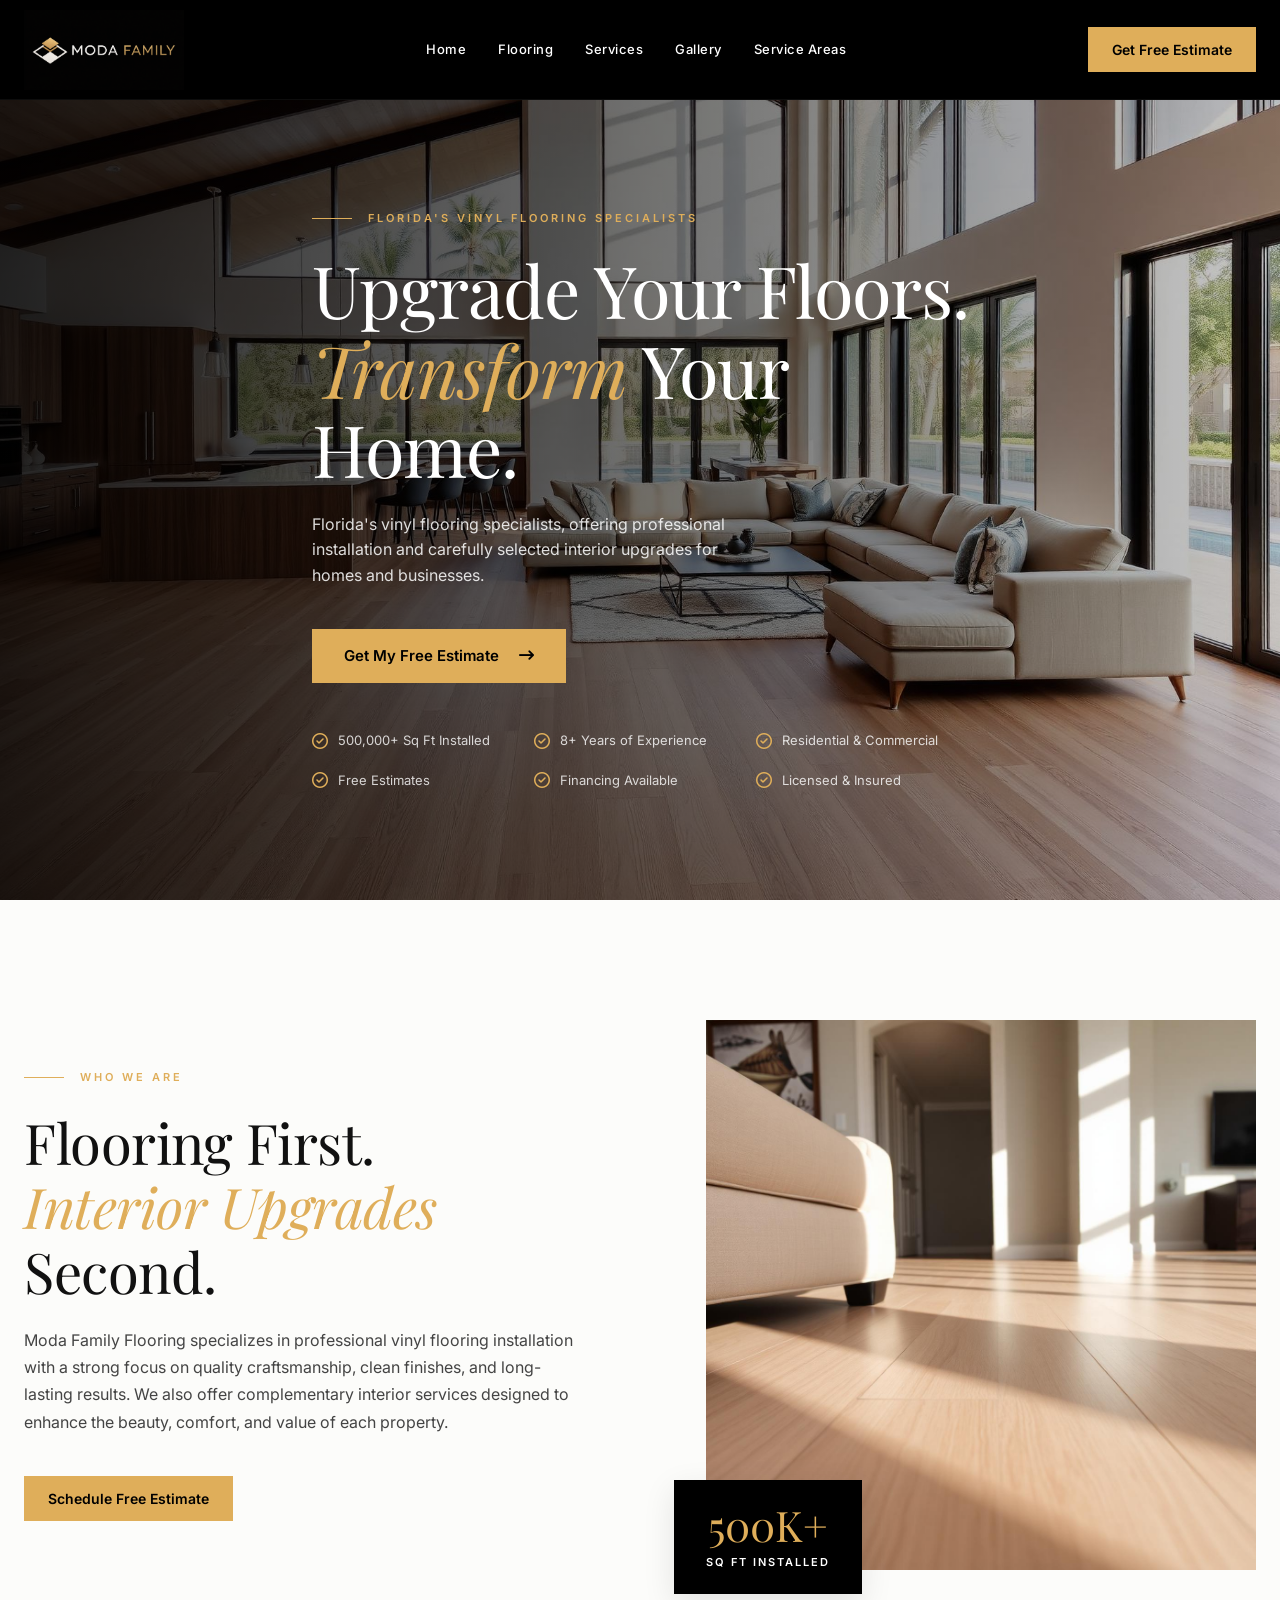
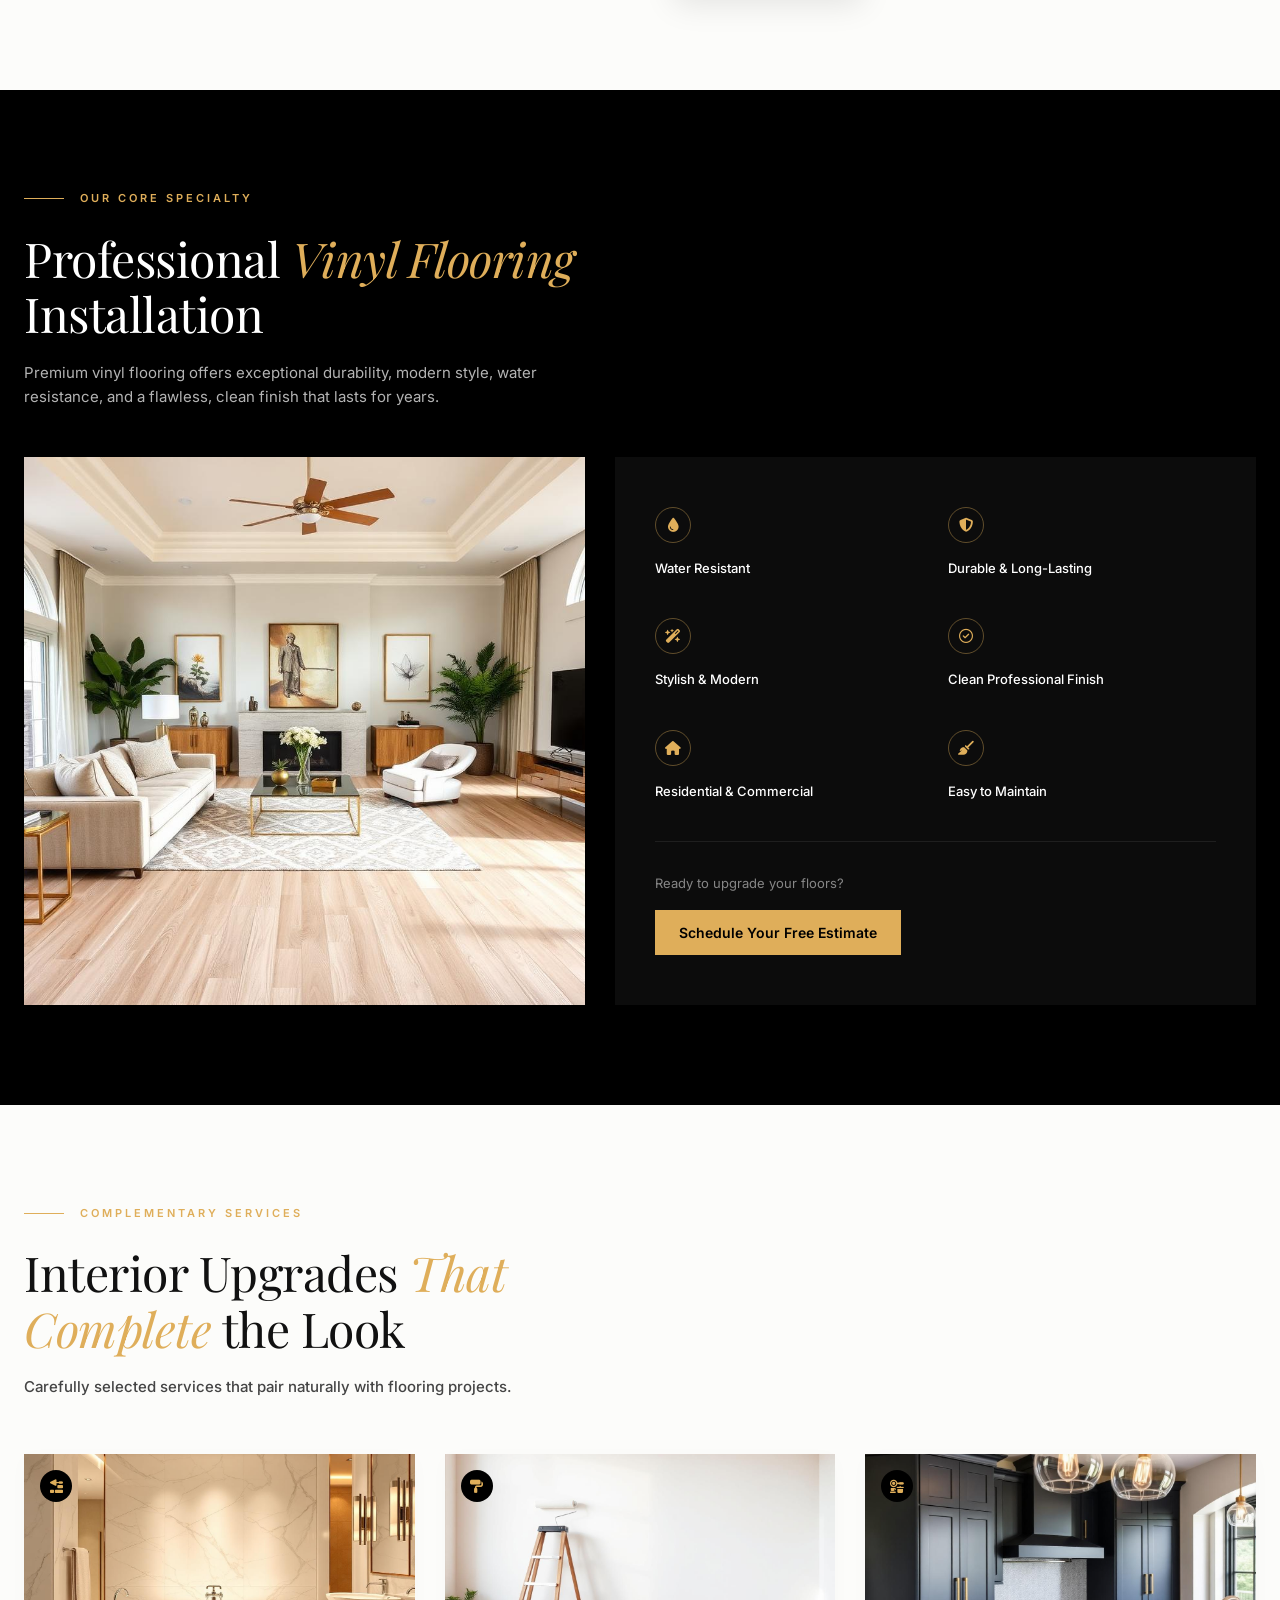
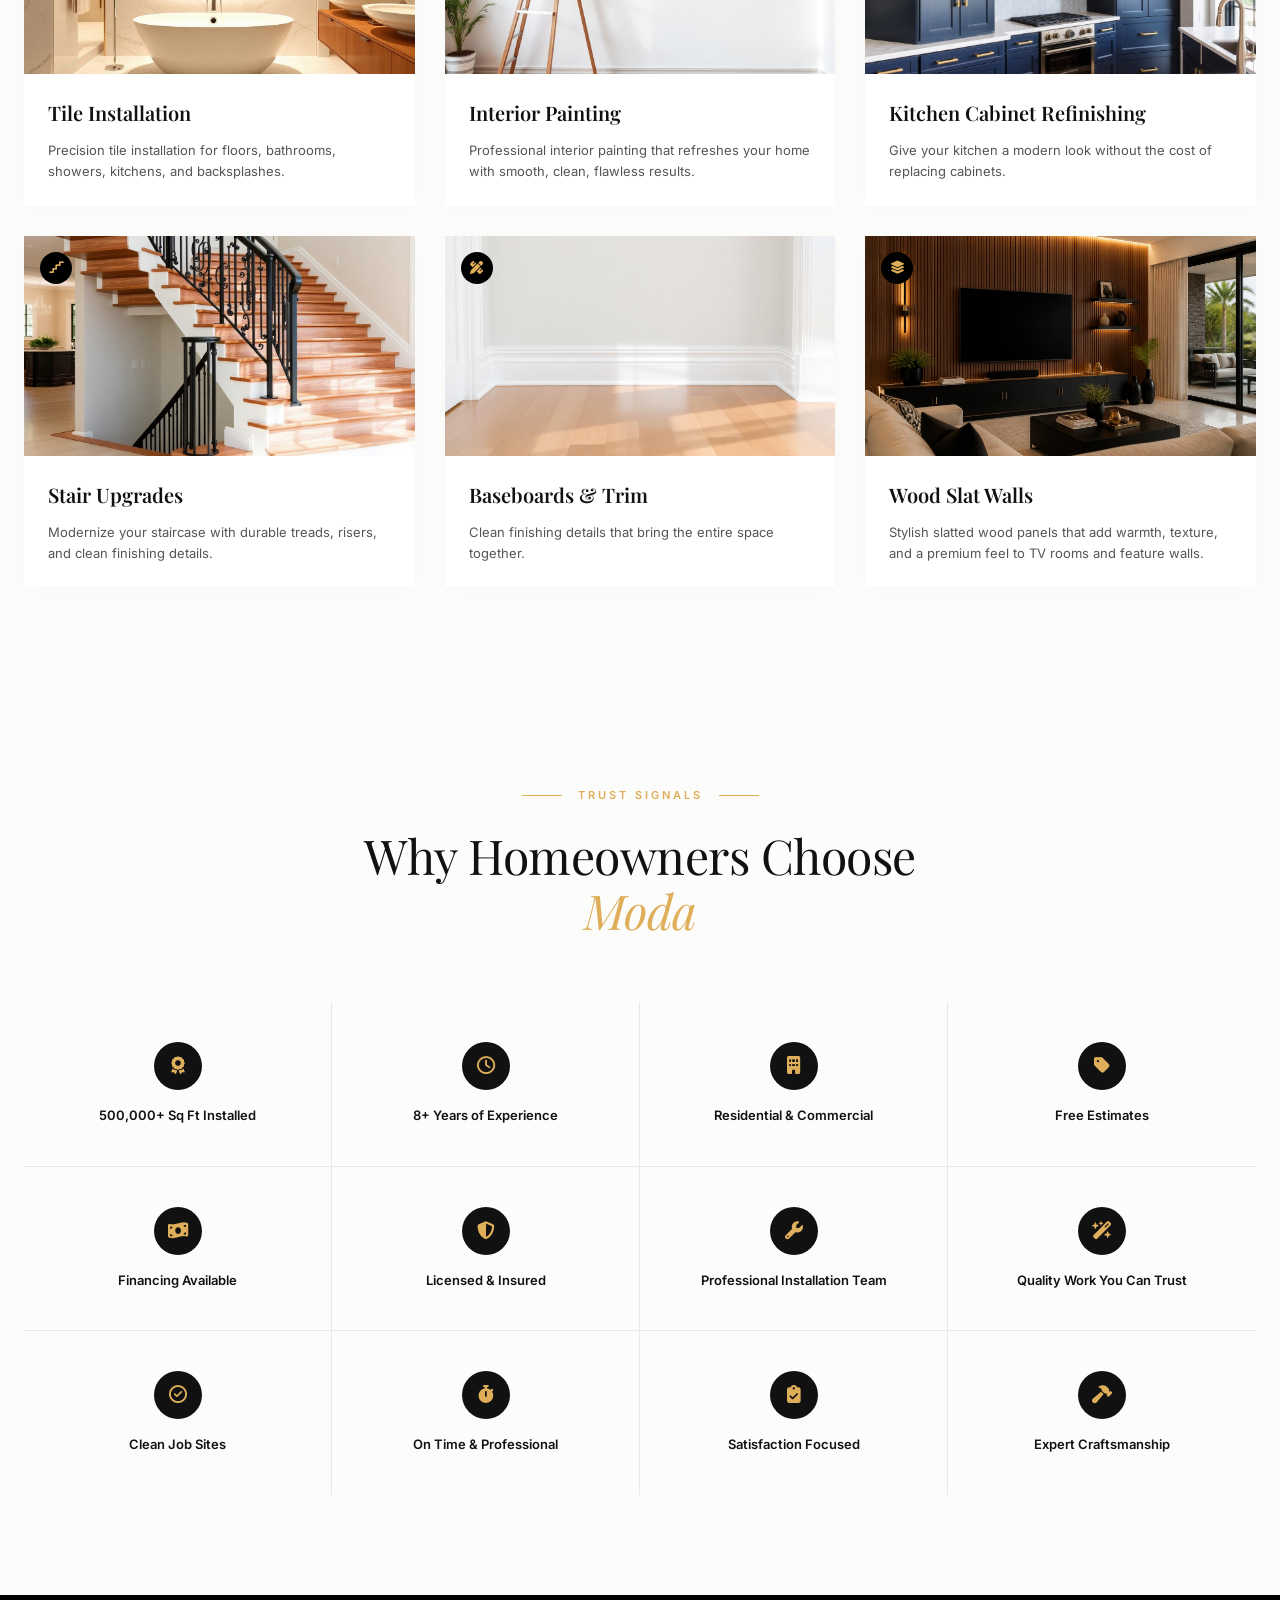
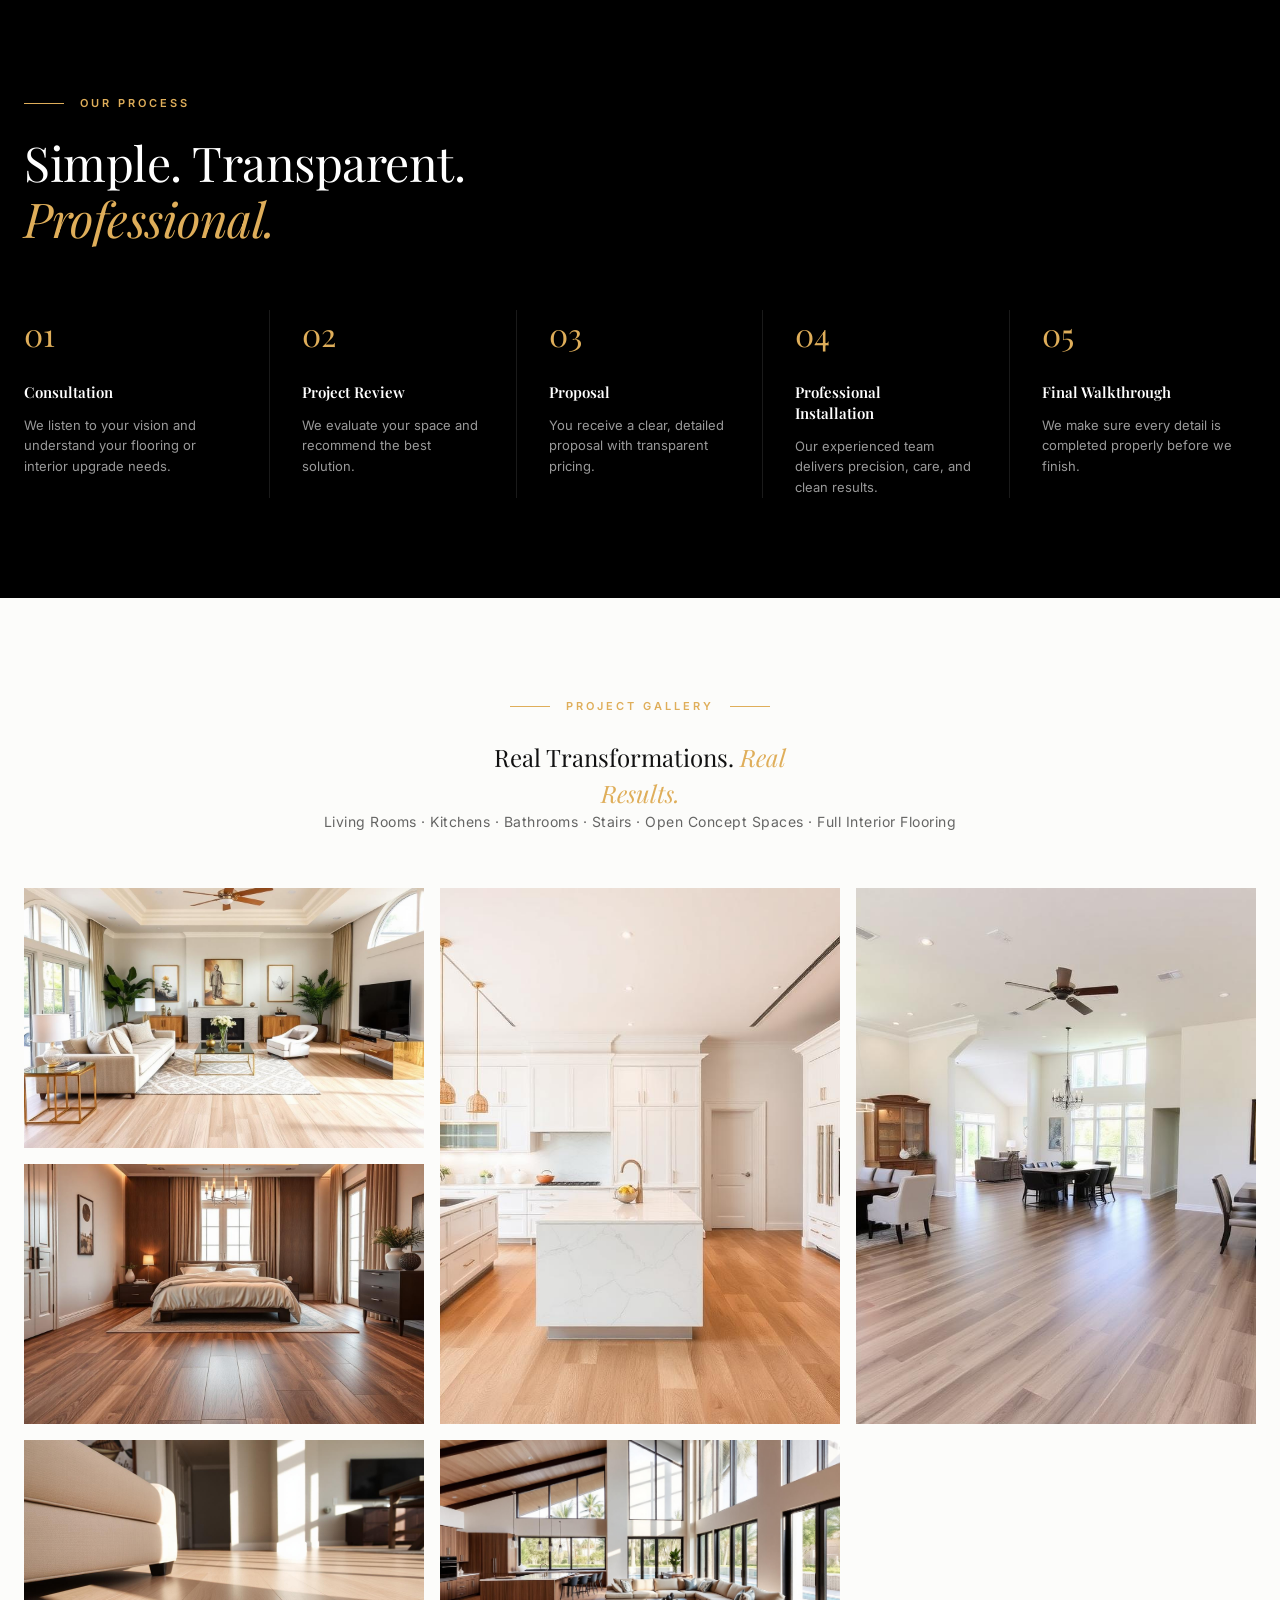
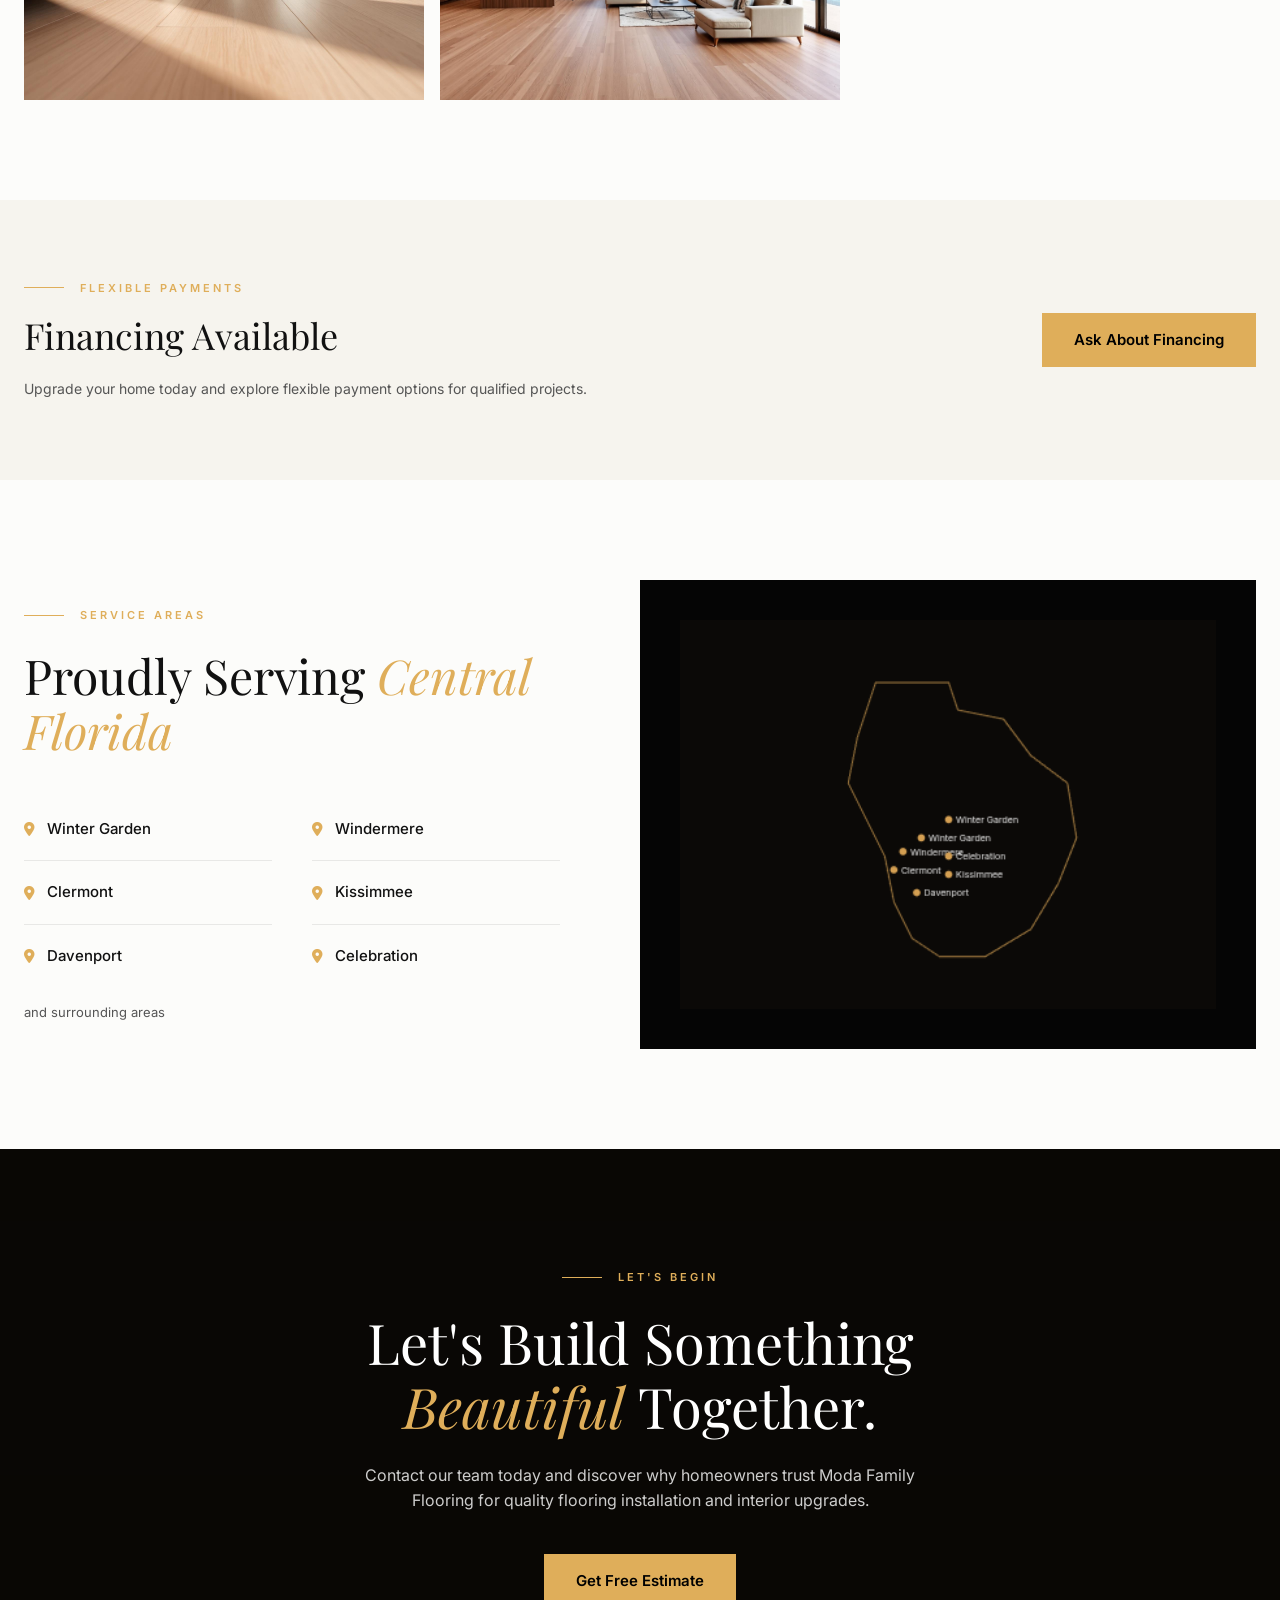
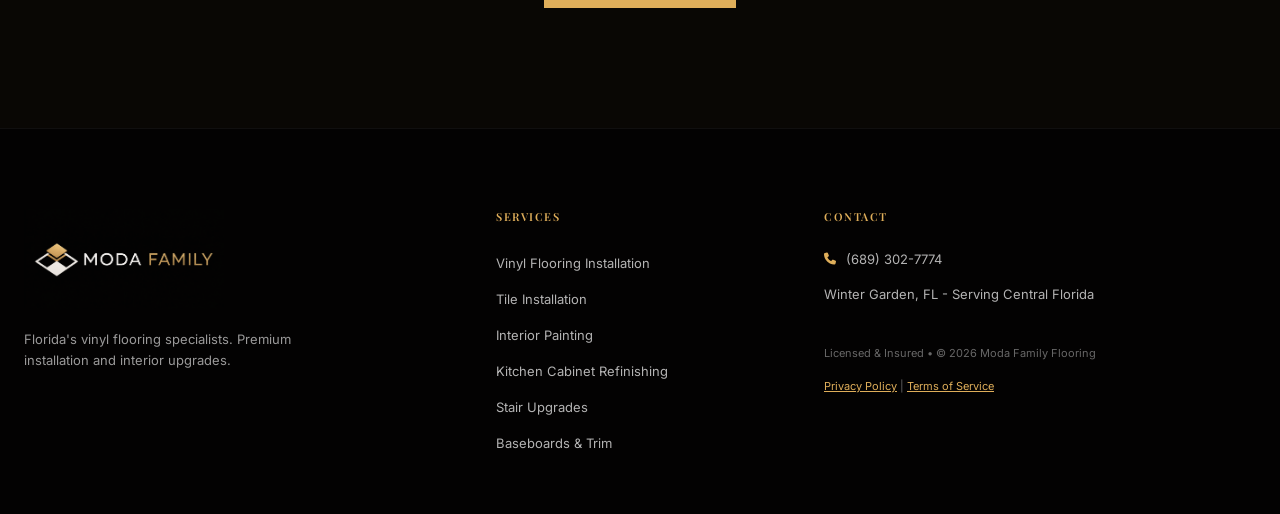
<file: index.html>
<!DOCTYPE html>
<html lang="en">
<head>
    <meta charset="UTF-8">
    <meta name="viewport" content="width=device-width, initial-scale=1.0">
    <title>Moda Family - Flooring Specialists</title>
    
    <!-- Google Fonts -->
    <link rel="preconnect" href="https://fonts.googleapis.com">
    <link rel="preconnect" href="https://fonts.gstatic.com" crossorigin>
    <link href="https://fonts.googleapis.com/css2?family=Inter:wght@300;400;500;600;700&family=Playfair+Display:ital,wght@0,400;0,500;0,600;0,700;1,400;1,500;1,600;1,700&display=swap" rel="stylesheet">
    
    <!-- FontAwesome -->
    <link rel="stylesheet" href="https://cdnjs.cloudflare.com/ajax/libs/font-awesome/6.4.0/css/all.min.css">
    
    <link rel="stylesheet" href="style.css">
</head>
<body>
    <header class="navbar">
        <div class="container navbar-container">
            <a href="#" class="logo">
                <img src="img/moda-logo.png" alt="Moda Family" style="height: 80px; width: auto;">
            </a>
            
            <nav class="nav-links">
                <a href="#home">Home</a>
                <a href="#flooring">Flooring</a>
                <a href="#services">Services</a>
                <a href="#gallery">Gallery</a>
                <a href="#service-areas">Service Areas</a>
            </nav>
            
            <div class="nav-cta">
                <a href="estimate.html" class="btn btn-primary">Get Free Estimate</a>
            </div>
            
            <button class="mobile-menu-btn" aria-label="Toggle Menu">
                <i class="fa-solid fa-bars"></i>
            </button>
        </div>
        
        <div class="mobile-nav">
            <a href="#home">Home</a>
            <a href="#flooring">Flooring</a>
            <a href="#services">Services</a>
            <a href="#gallery">Gallery</a>
            <a href="#service-areas">Service Areas</a>
            <a href="estimate.html" class="btn btn-primary">Get Free Estimate</a>
        </div>
    </header>

    <main>
        <section class="hero" id="home">
            <div class="hero-overlay"></div>
            <div class="container hero-container">
                <div class="hero-content">
                    <div class="subtitle">
                        <span class="line"></span>
                        <span class="subtitle-text">FLORIDA'S VINYL FLOORING SPECIALISTS</span>
                    </div>
                    
                    <h1 class="title">Upgrade Your Floors.<br><span class="highlight italic">Transform</span> Your<br>Home.</h1>
                    
                    <p class="description">
                        Florida's vinyl flooring specialists, offering professional<br class="desktop-br">
                        installation and carefully selected interior upgrades for<br class="desktop-br">
                        homes and businesses.
                    </p>
                    
                    <a href="estimate.html" class="btn btn-primary btn-large">
                        Get My Free Estimate <i class="fa-solid fa-arrow-right-long" style="margin-left: 8px;"></i>
                    </a>
                    
                    <div class="features-grid">
                        <div class="feature-item">
                            <i class="fa-regular fa-circle-check"></i>
                            <span>500,000+ Sq Ft Installed</span>
                        </div>
                        <div class="feature-item">
                            <i class="fa-regular fa-circle-check"></i>
                            <span>8+ Years of Experience</span>
                        </div>
                        <div class="feature-item">
                            <i class="fa-regular fa-circle-check"></i>
                            <span>Residential & Commercial</span>
                        </div>
                        <div class="feature-item">
                            <i class="fa-regular fa-circle-check"></i>
                            <span>Free Estimates</span>
                        </div>
                        <div class="feature-item">
                            <i class="fa-regular fa-circle-check"></i>
                            <span>Financing Available</span>
                        </div>
                        <div class="feature-item">
                            <i class="fa-regular fa-circle-check"></i>
                            <span>Licensed & Insured</span>
                        </div>
                    </div>
                </div>
            </div>
        </section>

        <section class="about-section">
            <div class="container about-container">
                <div class="about-content">
                    <div class="subtitle">
                        <span class="line"></span>
                        <span class="subtitle-text">WHO WE ARE</span>
                    </div>
                    
                    <h2 class="section-title">
                        Flooring First.<br>
                        <span class="highlight italic">Interior Upgrades</span><br>
                        Second.
                    </h2>
                    
                    <p class="about-description">
                        Moda Family Flooring specializes in professional vinyl flooring
                        installation with a strong focus on quality craftsmanship, clean
                        finishes, and long-lasting results. We also offer complementary
                        interior services designed to enhance the beauty, comfort, and
                        value of each property.
                    </p>
                    
                    <a href="estimate.html" class="btn btn-primary">Schedule Free Estimate</a>
                </div>
                
                <div class="about-image-wrapper">
                    <img src="img/vinyl-flooring-B3e0hmZ1.jpg" alt="Flooring installation" class="about-img">
                    <div class="experience-badge">
                        <span class="badge-number">500K+</span>
                        <span class="badge-text">SQ FT INSTALLED</span>
                    </div>
                </div>
            </div>
        </section>

        <section class="specialty-section" id="flooring">
            <div class="container specialty-container">
                <div class="specialty-header">
                    <div class="subtitle">
                        <span class="line"></span>
                        <span class="subtitle-text">OUR CORE SPECIALTY</span>
                    </div>
                    <h2 class="section-title text-white">
                        Professional <span class="highlight italic">Vinyl Flooring</span><br>
                        Installation
                    </h2>
                    <p class="specialty-description">
                        Premium vinyl flooring offers exceptional durability, modern style, water<br class="desktop-br">
                        resistance, and a flawless, clean finish that lasts for years.
                    </p>
                </div>
                
                <div class="specialty-content">
                    <div class="specialty-image">
                        <img src="img/download (1).jpeg" alt="Professional Vinyl Flooring Installation">
                    </div>
                    
                    <div class="specialty-features-box">
                        <div class="sf-grid">
                            <div class="sf-item">
                                <div class="sf-icon"><i class="fa-solid fa-droplet"></i></div>
                                <span class="sf-text">Water Resistant</span>
                            </div>
                            <div class="sf-item">
                                <div class="sf-icon"><i class="fa-solid fa-shield-halved"></i></div>
                                <span class="sf-text">Durable & Long-Lasting</span>
                            </div>
                            <div class="sf-item">
                                <div class="sf-icon"><i class="fa-solid fa-wand-magic-sparkles"></i></div>
                                <span class="sf-text">Stylish & Modern</span>
                            </div>
                            <div class="sf-item">
                                <div class="sf-icon"><i class="fa-regular fa-circle-check"></i></div>
                                <span class="sf-text">Clean Professional Finish</span>
                            </div>
                            <div class="sf-item">
                                <div class="sf-icon"><i class="fa-solid fa-house"></i></div>
                                <span class="sf-text">Residential & Commercial</span>
                            </div>
                            <div class="sf-item">
                                <div class="sf-icon"><i class="fa-solid fa-broom"></i></div>
                                <span class="sf-text">Easy to Maintain</span>
                            </div>
                        </div>
                        
                        <div class="sf-cta-area">
                            <p class="sf-cta-text">Ready to upgrade your floors?</p>
                            <a href="estimate.html" class="btn btn-primary">Schedule Your Free Estimate</a>
                        </div>
                    </div>
                </div>
            </div>
        </section>

        <section class="services-section" id="services">
            <div class="container services-container">
                <div class="services-header">
                    <div class="subtitle">
                        <span class="line"></span>
                        <span class="subtitle-text">COMPLEMENTARY SERVICES</span>
                    </div>
                    <h2 class="section-title text-dark">
                        Interior Upgrades <span class="highlight italic">That</span><br>
                        <span class="highlight italic">Complete</span> the Look
                    </h2>
                    <p class="services-description">
                        Carefully selected services that pair naturally with flooring projects.
                    </p>
                </div>
                
                <div class="services-grid">
                    <!-- Service Card 1 -->
                    <div class="service-card">
                        <div class="sc-image-wrapper">
                            <img src="img/gallery1.jpg" alt="Tile Installation" class="sc-image">
                            <div class="sc-icon"><i class="fa-solid fa-trowel-bricks"></i></div>
                        </div>
                        <div class="sc-content">
                            <h3 class="sc-title">Tile Installation</h3>
                            <p class="sc-desc">Precision tile installation for floors, bathrooms, showers, kitchens, and backsplashes.</p>
                        </div>
                    </div>
                    <!-- Service Card 2 -->
                    <div class="service-card">
                        <div class="sc-image-wrapper">
                            <img src="img/gallery2.jpg" alt="Interior Painting" class="sc-image">
                            <div class="sc-icon"><i class="fa-solid fa-paint-roller"></i></div>
                        </div>
                        <div class="sc-content">
                            <h3 class="sc-title">Interior Painting</h3>
                            <p class="sc-desc">Professional interior painting that refreshes your home with smooth, clean, flawless results.</p>
                        </div>
                    </div>
                    <!-- Service Card 3 -->
                    <div class="service-card">
                        <div class="sc-image-wrapper">
                            <img src="img/gallery3.jpg" alt="Kitchen Cabinet Refinishing" class="sc-image">
                            <div class="sc-icon"><i class="fa-solid fa-kitchen-set"></i></div>
                        </div>
                        <div class="sc-content">
                            <h3 class="sc-title">Kitchen Cabinet Refinishing</h3>
                            <p class="sc-desc">Give your kitchen a modern look without the cost of replacing cabinets.</p>
                        </div>
                    </div>
                    <!-- Service Card 4 -->
                    <div class="service-card">
                        <div class="sc-image-wrapper">
                            <img src="img/gallery4.jpg" alt="Stair Upgrades" class="sc-image">
                            <div class="sc-icon"><i class="fa-solid fa-stairs"></i></div>
                        </div>
                        <div class="sc-content">
                            <h3 class="sc-title">Stair Upgrades</h3>
                            <p class="sc-desc">Modernize your staircase with durable treads, risers, and clean finishing details.</p>
                        </div>
                    </div>
                    <!-- Service Card 5 -->
                    <div class="service-card">
                        <div class="sc-image-wrapper">
                            <img src="img/gallery5.jpg" alt="Baseboards & Trim" class="sc-image">
                            <div class="sc-icon"><i class="fa-solid fa-pen-ruler"></i></div>
                        </div>
                        <div class="sc-content">
                            <h3 class="sc-title">Baseboards & Trim</h3>
                            <p class="sc-desc">Clean finishing details that bring the entire space together.</p>
                        </div>
                    </div>
                    <!-- Service Card 6 -->
                    <div class="service-card">
                        <div class="sc-image-wrapper">
                            <img src="img/gallery6.jpg" alt="Wood Slat Walls" class="sc-image">
                            <div class="sc-icon"><i class="fa-solid fa-layer-group"></i></div>
                        </div>
                        <div class="sc-content">
                            <h3 class="sc-title">Wood Slat Walls</h3>
                            <p class="sc-desc">Stylish slatted wood panels that add warmth, texture, and a premium feel to TV rooms and feature walls.</p>
                        </div>
                    </div>
                </div>
            </div>
        </section>

        <section class="trust-section">
            <div class="container trust-container">
                <div class="trust-header text-center">
                    <div class="subtitle justify-center">
                        <span class="line"></span>
                        <span class="subtitle-text">TRUST SIGNALS</span>
                        <span class="line"></span>
                    </div>
                    <h2 class="section-title text-dark">
                        Why Homeowners Choose<br>
                        <span class="highlight italic">Moda</span>
                    </h2>
                </div>
                
                <div class="trust-grid">
                    <!-- Row 1 -->
                    <div class="trust-item">
                        <div class="trust-icon"><i class="fa-solid fa-award"></i></div>
                        <span class="trust-text">500,000+ Sq Ft Installed</span>
                    </div>
                    <div class="trust-item">
                        <div class="trust-icon"><i class="fa-regular fa-clock"></i></div>
                        <span class="trust-text">8+ Years of Experience</span>
                    </div>
                    <div class="trust-item">
                        <div class="trust-icon"><i class="fa-solid fa-building"></i></div>
                        <span class="trust-text">Residential & Commercial</span>
                    </div>
                    <div class="trust-item">
                        <div class="trust-icon"><i class="fa-solid fa-tag"></i></div>
                        <span class="trust-text">Free Estimates</span>
                    </div>
                    
                    <!-- Row 2 -->
                    <div class="trust-item">
                        <div class="trust-icon"><i class="fa-solid fa-money-bill-wave"></i></div>
                        <span class="trust-text">Financing Available</span>
                    </div>
                    <div class="trust-item">
                        <div class="trust-icon"><i class="fa-solid fa-shield-halved"></i></div>
                        <span class="trust-text">Licensed & Insured</span>
                    </div>
                    <div class="trust-item">
                        <div class="trust-icon"><i class="fa-solid fa-wrench"></i></div>
                        <span class="trust-text">Professional Installation Team</span>
                    </div>
                    <div class="trust-item">
                        <div class="trust-icon"><i class="fa-solid fa-wand-magic-sparkles"></i></div>
                        <span class="trust-text">Quality Work You Can Trust</span>
                    </div>
                    
                    <!-- Row 3 -->
                    <div class="trust-item">
                        <div class="trust-icon"><i class="fa-regular fa-circle-check"></i></div>
                        <span class="trust-text">Clean Job Sites</span>
                    </div>
                    <div class="trust-item">
                        <div class="trust-icon"><i class="fa-solid fa-stopwatch"></i></div>
                        <span class="trust-text">On Time & Professional</span>
                    </div>
                    <div class="trust-item">
                        <div class="trust-icon"><i class="fa-solid fa-clipboard-check"></i></div>
                        <span class="trust-text">Satisfaction Focused</span>
                    </div>
                    <div class="trust-item">
                        <div class="trust-icon"><i class="fa-solid fa-hammer"></i></div>
                        <span class="trust-text">Expert Craftsmanship</span>
                    </div>
                </div>
            </div>
        </section>

        <section class="process-section">
            <div class="container process-container">
                <div class="process-header">
                    <div class="subtitle">
                        <span class="line"></span>
                        <span class="subtitle-text">OUR PROCESS</span>
                    </div>
                    <h2 class="section-title text-white">
                        Simple. Transparent.<br>
                        <span class="highlight italic">Professional.</span>
                    </h2>
                </div>
                
                <div class="process-grid">
                    <div class="process-item">
                        <div class="process-num">01</div>
                        <h3 class="process-title">Consultation</h3>
                        <p class="process-desc">We listen to your vision and understand your flooring or interior upgrade needs.</p>
                    </div>
                    <div class="process-item">
                        <div class="process-num">02</div>
                        <h3 class="process-title">Project Review</h3>
                        <p class="process-desc">We evaluate your space and recommend the best solution.</p>
                    </div>
                    <div class="process-item">
                        <div class="process-num">03</div>
                        <h3 class="process-title">Proposal</h3>
                        <p class="process-desc">You receive a clear, detailed proposal with transparent pricing.</p>
                    </div>
                    <div class="process-item">
                        <div class="process-num">04</div>
                        <h3 class="process-title">Professional<br>Installation</h3>
                        <p class="process-desc">Our experienced team delivers precision, care, and clean results.</p>
                    </div>
                    <div class="process-item">
                        <div class="process-num">05</div>
                        <h3 class="process-title">Final Walkthrough</h3>
                        <p class="process-desc">We make sure every detail is completed properly before we finish.</p>
                    </div>
                </div>
            </div>
        </section>

        <section class="gallery-section" id="gallery">
            <div class="container gallery-container">
                <div class="gallery-header text-center">
                    <div class="subtitle justify-center">
                        <span class="line"></span>
                        <span class="subtitle-text">PROJECT GALLERY</span>
                        <span class="line"></span>
                    </div>
                    <h2 class="section-title text-dark">
                        Real Transformations. <span class="highlight italic">Real</span><br>
                        <span class="highlight italic">Results.</span>
                    </h2>
                    
                    <p class="gallery-categories">
                        Living Rooms &middot; Kitchens &middot; Bathrooms &middot; Stairs &middot; Open Concept Spaces &middot; Full Interior Flooring
                    </p>
                </div>
                
                <div class="gallery-masonry">
                    <img src="img/photo01.jpg" alt="Gallery Photo 1" class="gallery-img item-1">
                    <img src="img/photo02.jpg" alt="Gallery Photo 2" class="gallery-img item-2">
                    <img src="img/photo03.jpg" alt="Gallery Photo 3" class="gallery-img item-3">
                    <img src="img/photo04.jpg" alt="Gallery Photo 4" class="gallery-img item-4">
                    <img src="img/photo05.jpg" alt="Gallery Photo 5" class="gallery-img item-5">
                    <img src="img/photo06.jpg" alt="Gallery Photo 6" class="gallery-img item-6">
                </div>
            </div>
        </section>

        <section class="financing-section">
            <div class="container financing-container">
                <div class="financing-content">
                    <div class="subtitle">
                        <span class="line"></span>
                        <span class="subtitle-text">FLEXIBLE PAYMENTS</span>
                    </div>
                    <h2 class="section-title text-dark">
                        Financing Available
                    </h2>
                    <p class="financing-desc">
                        Upgrade your home today and explore flexible payment options for qualified projects.
                    </p>
                </div>
                <div class="financing-action">
                    <a href="estimate.html" class="btn btn-primary btn-large">Ask About Financing</a>
                </div>
            </div>
        </section>

        <section class="areas-section" id="service-areas">
            <div class="container areas-container">
                <!-- Left Side: Content -->
                <div class="areas-content">
                    <div class="subtitle">
                        <span class="line"></span>
                        <span class="subtitle-text">SERVICE AREAS</span>
                    </div>
                    <h2 class="section-title text-dark">
                        Proudly Serving <span class="highlight italic">Central</span><br>
                        <span class="highlight italic">Florida</span>
                    </h2>
                    
                    <div class="areas-grid">
                        <div class="area-item">
                            <i class="fa-solid fa-location-dot area-icon"></i>
                            <span>Winter Garden</span>
                        </div>
                        <div class="area-item">
                            <i class="fa-solid fa-location-dot area-icon"></i>
                            <span>Windermere</span>
                        </div>
                        
                        <div class="area-item border-top">
                            <i class="fa-solid fa-location-dot area-icon"></i>
                            <span>Clermont</span>
                        </div>
                        <div class="area-item border-top">
                            <i class="fa-solid fa-location-dot area-icon"></i>
                            <span>Kissimmee</span>
                        </div>
                        
                        <div class="area-item border-top">
                            <i class="fa-solid fa-location-dot area-icon"></i>
                            <span>Davenport</span>
                        </div>
                        <div class="area-item border-top">
                            <i class="fa-solid fa-location-dot area-icon"></i>
                            <span>Celebration</span>
                        </div>
                    </div>
                    
                    <p class="areas-footer">and surrounding areas</p>
                </div>
                
                <!-- Right Side: Map -->
                <div class="areas-map">
                    <img src="img/Screenshot from 2026-06-26 15-47-11.png" alt="Map of Central Florida Service Areas" style="width: 100%; height: auto; object-fit: contain;">
                </div>
            </div>
        </section>



        <section class="cta-section">
            <div class="cta-overlay"></div>
            <div class="container cta-container">
                <div class="subtitle justify-center">
                    <span class="line"></span>
                    <span class="subtitle-text">LET'S BEGIN</span>
                </div>
                <h2 class="section-title text-white">
                    Let's Build Something<br>
                    <span class="highlight italic">Beautiful</span> Together.
                </h2>
                <p class="cta-desc">
                    Contact our team today and discover why homeowners trust Moda Family Flooring for quality flooring installation and interior upgrades.
                </p>
                <a href="estimate.html" class="btn btn-primary btn-large">Get Free Estimate</a>
            </div>
        </section>
    </main>

    <footer class="footer">
        <div class="container footer-container">
            <div class="footer-col">
                <div class="logo footer-logo">
                    <img src="img/moda-logo.png" alt="Moda Family" style="height: 100px; width: auto;">
                </div>
                <p class="footer-desc">
                    Florida's vinyl flooring specialists. Premium installation and interior upgrades.
                </p>
            </div>
            
            <div class="footer-col">
                <h4 class="footer-title">SERVICES</h4>
                <ul class="footer-links">
                    <li><a href="#">Vinyl Flooring Installation</a></li>
                    <li><a href="#">Tile Installation</a></li>
                    <li><a href="#">Interior Painting</a></li>
                    <li><a href="#">Kitchen Cabinet Refinishing</a></li>
                    <li><a href="#">Stair Upgrades</a></li>
                    <li><a href="#">Baseboards & Trim</a></li>
                </ul>
            </div>
            
            <div class="footer-col">
                <h4 class="footer-title">CONTACT</h4>
                <ul class="footer-contact">
                    <li>
                        <i class="fa-solid fa-phone"></i> (689) 302-7774
                    </li>
                    <li>
                        Winter Garden, FL - Serving Central Florida
                    </li>
                </ul>
                <p class="footer-copy">
                    Licensed & Insured • © 2026 Moda Family Flooring
                    <br><br>
                    <a href="privacypolicy.html" style="color: var(--primary-gold); text-decoration: underline;">Privacy Policy</a> | 
                    <a href="termsofservice.html" style="color: var(--primary-gold); text-decoration: underline;">Terms of Service</a>
                </p>
            </div>
        </div>
    </footer>

    <script src="script.js"></script>
    <script src="https://widgets.leadconnectorhq.com/loader.js" data-resources-url="https://widgets.leadconnectorhq.com/chat-widget/loader.js" data-widget-id="6a3f25fc00578e71d1280537" data-source="WEB_USER"></script>
</body>
</html>
</file>
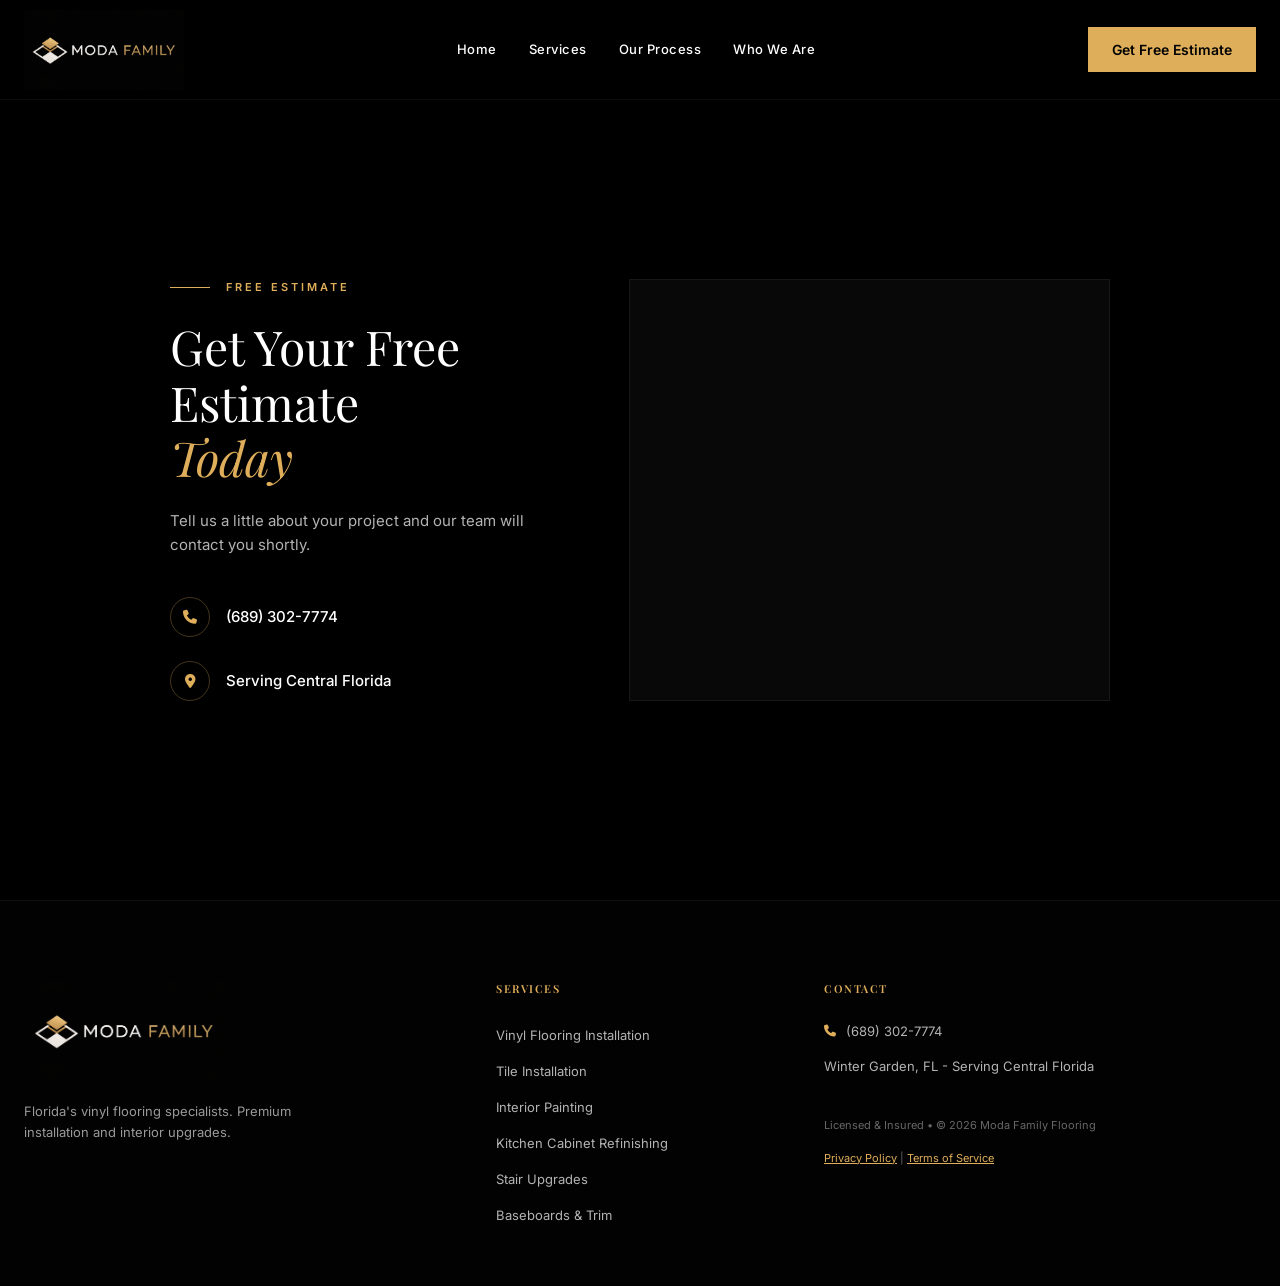
<file: estimate.html>
<!DOCTYPE html>
<html lang="en">
<head>
    <meta charset="UTF-8">
    <meta name="viewport" content="width=device-width, initial-scale=1.0">
    <title>Get a Free Estimate | Moda Family Flooring</title>
    
    <link rel="preconnect" href="https://fonts.googleapis.com">
    <link rel="preconnect" href="https://fonts.gstatic.com" crossorigin>
    <link href="https://fonts.googleapis.com/css2?family=Inter:wght@300;400;500;600&family=Playfair+Display:ital,wght@0,400;0,600;0,700;1,400;1,600&display=swap" rel="stylesheet">
    <link rel="stylesheet" href="https://cdnjs.cloudflare.com/ajax/libs/font-awesome/6.4.0/css/all.min.css">
    
    <link rel="stylesheet" href="style.css">
</head>
<body>
    <nav class="navbar">
        <div class="container navbar-container">
            <a href="index.html" class="logo">
                <img src="img/moda-logo.png" alt="Moda Family" style="height: 80px; width: auto;">
            </a>
            
            <div class="nav-links">
                <a href="index.html">Home</a>
                <a href="index.html#services">Services</a>
                <a href="index.html#process">Our Process</a>
                <a href="index.html#about">Who We Are</a>
            </div>
            
            <div class="nav-cta">
                <a href="estimate.html" class="btn btn-primary nav-cta">Get Free Estimate</a>
            </div>
            
            <button class="mobile-menu-btn">
                <i class="fa-solid fa-bars"></i>
            </button>
        </div>
    </nav>

    <main style="padding-top: 80px;">
        <section class="contact-section" style="min-height: calc(100vh - 80px); display: flex; align-items: center;">
            <div class="container contact-container">
                <div class="contact-info">
                    <div class="subtitle">
                        <span class="line"></span>
                        <span class="subtitle-text">FREE ESTIMATE</span>
                    </div>
                    <h2 class="section-title text-white">
                        Get Your Free Estimate<br>
                        <span class="highlight italic">Today</span>
                    </h2>
                    <p class="contact-desc">
                        Tell us a little about your project and our team will contact you shortly.
                    </p>
                    
                    <div class="contact-details">
                        <div class="contact-item">
                            <div class="ci-icon"><i class="fa-solid fa-phone"></i></div>
                            <span>(689) 302-7774</span>
                        </div>
                        <div class="contact-item">
                            <div class="ci-icon"><i class="fa-solid fa-location-dot"></i></div>
                            <span>Serving Central Florida</span>
                        </div>
                    </div>
                </div>
                
                <div class="contact-form-wrapper">
                    <iframe
                        src="https://api.leadconnectorhq.com/widget/form/fxNFOkfyv30UWrRYZloB"
                        style="width:100%;height:100%;border:none;border-radius:8px"
                        id="inline-fxNFOkfyv30UWrRYZloB" 
                        data-layout="{'id':'INLINE'}"
                        data-trigger-type="alwaysShow"
                        data-trigger-value=""
                        data-activation-type="alwaysActivated"
                        data-activation-value=""
                        data-deactivation-type="neverDeactivate"
                        data-deactivation-value=""
                        data-form-name="Website Form"
                        data-height="961"
                        data-layout-iframe-id="inline-fxNFOkfyv30UWrRYZloB"
                        data-form-id="fxNFOkfyv30UWrRYZloB"
                        title="Website Form"
                    >
                    </iframe>
                    <script src="https://link.msgsndr.com/js/form_embed.js"></script>
                </div>
            </div>
        </section>
    </main>

    <footer class="footer">
        <div class="container footer-container">
            <div class="footer-col">
                <div class="logo footer-logo">
                    <img src="img/moda-logo.png" alt="Moda Family" style="height: 100px; width: auto;">
                </div>
                <p class="footer-desc">
                    Florida's vinyl flooring specialists. Premium installation and interior upgrades.
                </p>
            </div>
            
            <div class="footer-col">
                <h4 class="footer-title">SERVICES</h4>
                <ul class="footer-links">
                    <li><a href="#">Vinyl Flooring Installation</a></li>
                    <li><a href="#">Tile Installation</a></li>
                    <li><a href="#">Interior Painting</a></li>
                    <li><a href="#">Kitchen Cabinet Refinishing</a></li>
                    <li><a href="#">Stair Upgrades</a></li>
                    <li><a href="#">Baseboards & Trim</a></li>
                </ul>
            </div>
            
            <div class="footer-col">
                <h4 class="footer-title">CONTACT</h4>
                <ul class="footer-contact">
                    <li>
                        <i class="fa-solid fa-phone"></i> (689) 302-7774
                    </li>
                    <li>
                        Winter Garden, FL - Serving Central Florida
                    </li>
                </ul>
                <p class="footer-copy">
                    Licensed & Insured • © 2026 Moda Family Flooring
                    <br><br>
                    <a href="privacypolicy.html" style="color: var(--primary-gold); text-decoration: underline;">Privacy Policy</a> | 
                    <a href="termsofservice.html" style="color: var(--primary-gold); text-decoration: underline;">Terms of Service</a>
                </p>
            </div>
        </div>
    </footer>

    <script src="script.js"></script>
</body>
</html>
</file>
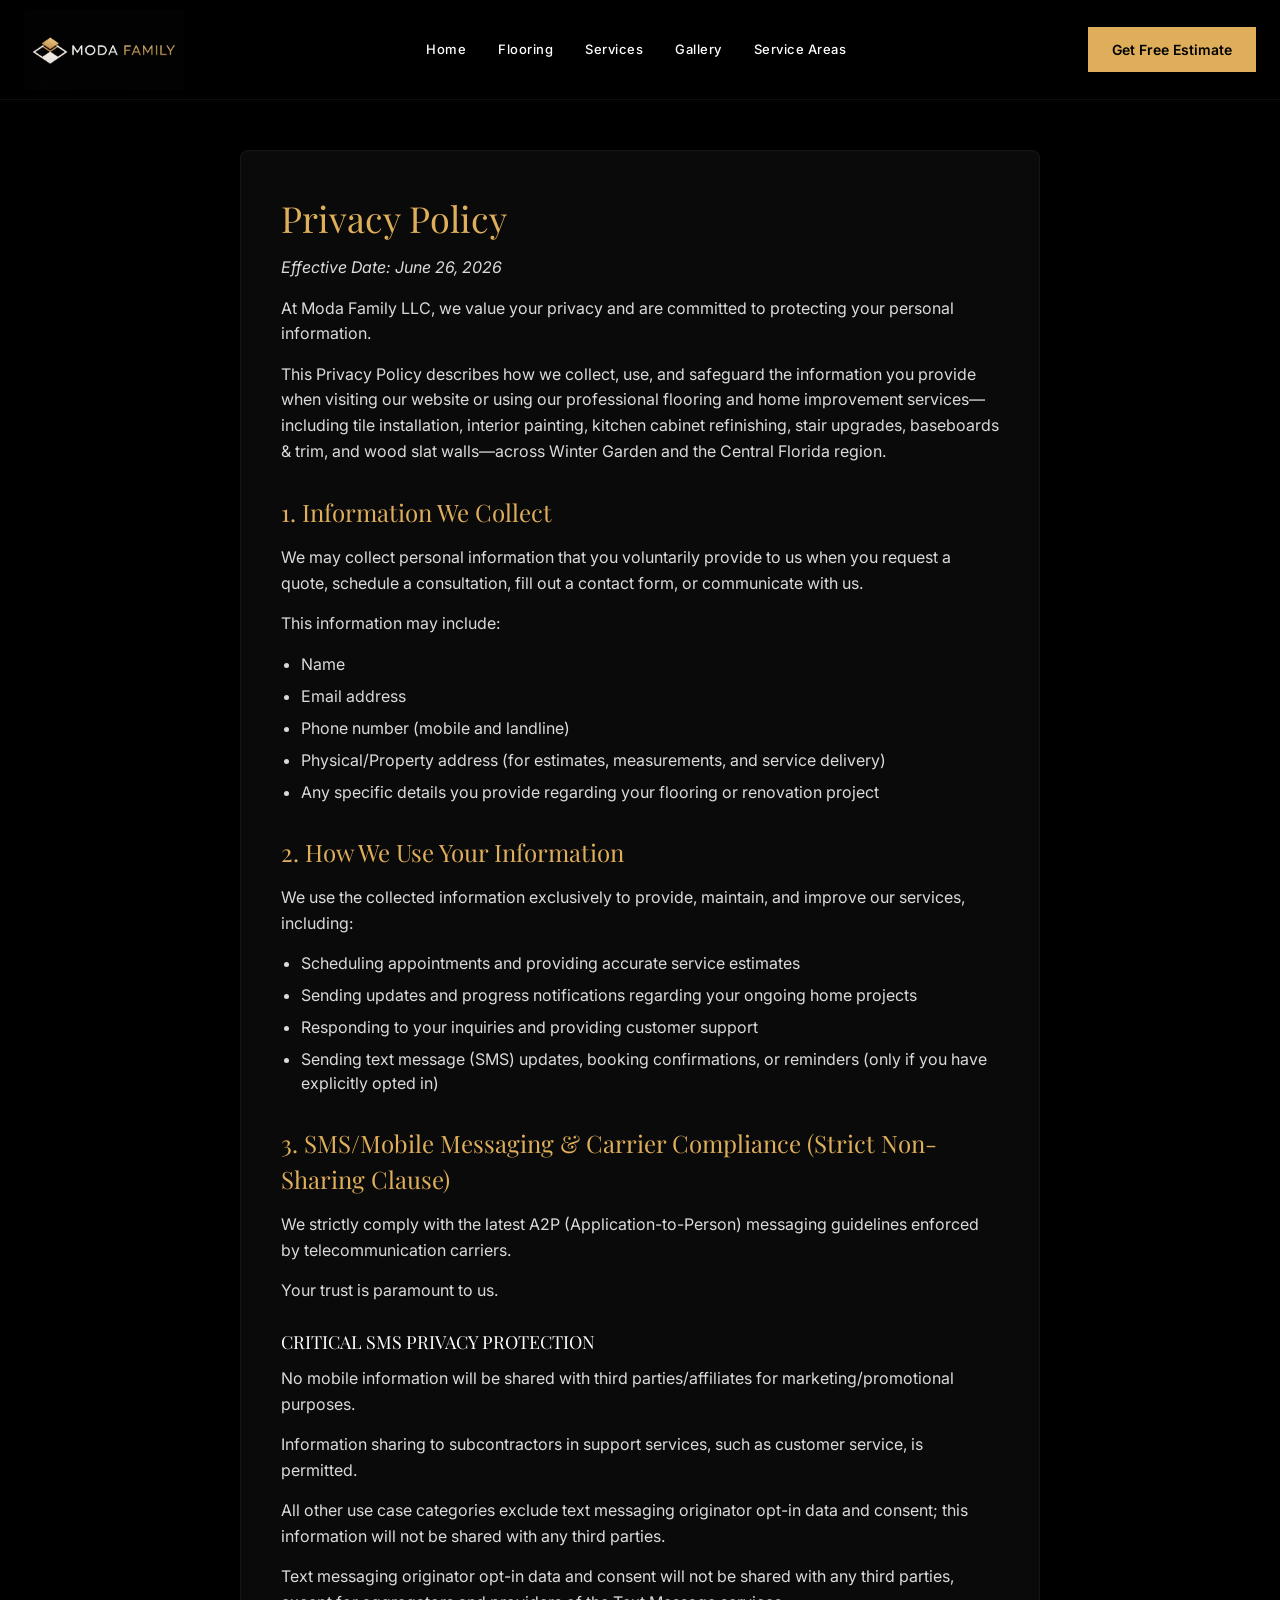
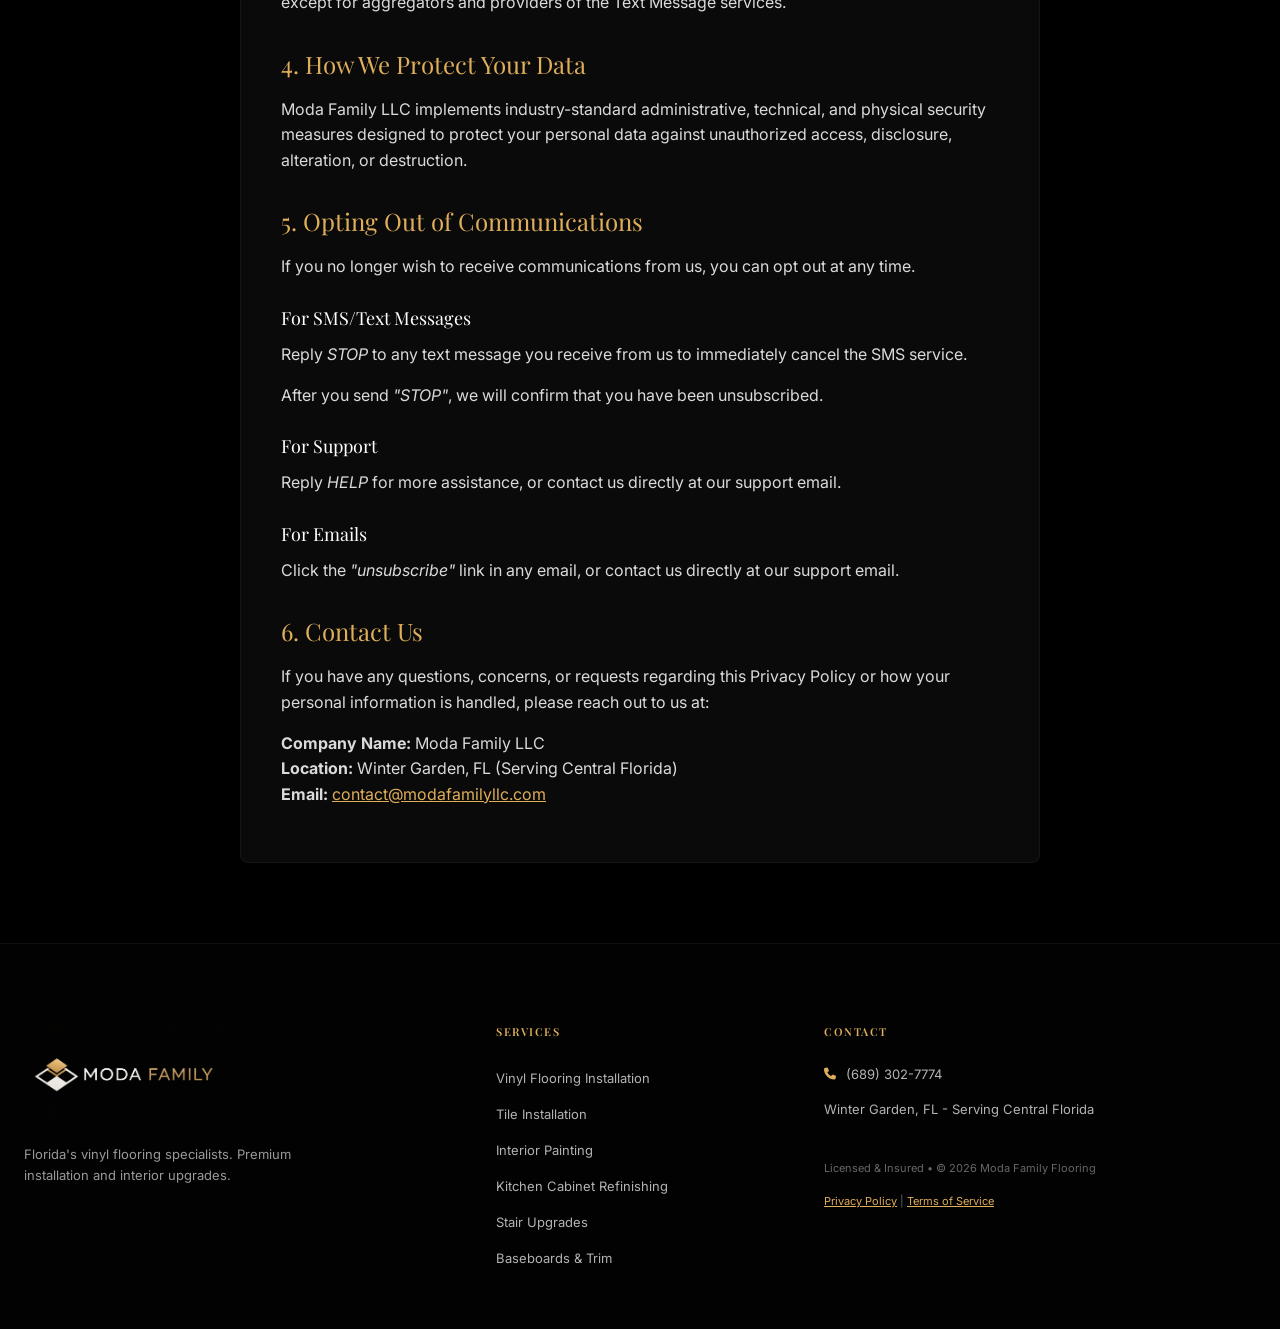
<file: privacypolicy.html>
<!DOCTYPE html>
<html lang="en">
<head>
    <meta charset="UTF-8">
    <meta name="viewport" content="width=device-width, initial-scale=1.0">
    <title>Privacy Policy - Moda Family</title>
    
    <link rel="preconnect" href="https://fonts.googleapis.com">
    <link rel="preconnect" href="https://fonts.gstatic.com" crossorigin>
    <link href="https://fonts.googleapis.com/css2?family=Inter:wght@300;400;500;600;700&family=Playfair+Display:ital,wght@0,400;0,500;0,600;0,700;1,400;1,500;1,600;1,700&display=swap" rel="stylesheet">
    <link rel="stylesheet" href="https://cdnjs.cloudflare.com/ajax/libs/font-awesome/6.4.0/css/all.min.css">
    
    <link rel="stylesheet" href="style.css">
    <style>
        .privacy-page {
            padding-top: 150px;
            padding-bottom: 80px;
            background-color: var(--dark-bg);
            color: var(--text-light);
            min-height: 80vh;
        }
        .privacy-content {
            max-width: 800px;
            margin: 0 auto;
            background-color: #0a0a0a;
            padding: 40px;
            border-radius: 8px;
            border: 1px solid rgba(255, 255, 255, 0.05);
        }
        .privacy-content h1 {
            font-size: 36px;
            margin-bottom: 10px;
            color: var(--primary-gold);
            font-family: var(--font-heading);
        }
        .privacy-content h2 {
            font-size: 24px;
            margin-top: 30px;
            margin-bottom: 15px;
            color: var(--primary-gold);
            font-family: var(--font-heading);
        }
        .privacy-content h3 {
            font-size: 18px;
            margin-top: 25px;
            margin-bottom: 10px;
        }
        .privacy-content p {
            margin-bottom: 15px;
            line-height: 1.6;
            color: rgba(255, 255, 255, 0.85);
        }
        .privacy-content ul {
            margin-bottom: 20px;
            padding-left: 20px;
            color: rgba(255, 255, 255, 0.85);
        }
        .privacy-content li {
            margin-bottom: 8px;
        }
        .privacy-content a {
            color: var(--primary-gold);
            text-decoration: underline;
        }
    </style>
</head>
<body>
    <header class="navbar">
        <div class="container navbar-container">
            <a href="index.html" class="logo">
                <img src="img/moda-logo.png" alt="Moda Family" style="height: 80px; width: auto;">
            </a>
            
            <nav class="nav-links">
                <a href="index.html#home">Home</a>
                <a href="index.html#flooring">Flooring</a>
                <a href="index.html#services">Services</a>
                <a href="index.html#gallery">Gallery</a>
                <a href="index.html#service-areas">Service Areas</a>
            </nav>
            
            <div class="nav-cta">
                <a href="estimate.html" class="btn btn-primary">Get Free Estimate</a>
            </div>
            
            <button class="mobile-menu-btn" aria-label="Toggle Menu">
                <i class="fa-solid fa-bars"></i>
            </button>
        </div>
        
        <div class="mobile-nav">
            <a href="index.html#home">Home</a>
            <a href="index.html#flooring">Flooring</a>
            <a href="index.html#services">Services</a>
            <a href="index.html#gallery">Gallery</a>
            <a href="index.html#service-areas">Service Areas</a>
            <a href="estimate.html" class="btn btn-primary">Get Free Estimate</a>
        </div>
    </header>

    <main class="privacy-page container">
        <div class="privacy-content">
            <h1>Privacy Policy</h1>
            <p><em>Effective Date: June 26, 2026</em></p>
            
            <p>At Moda Family LLC, we value your privacy and are committed to protecting your personal information.</p>
            <p>This Privacy Policy describes how we collect, use, and safeguard the information you provide when visiting our website or using our professional flooring and home improvement services—including tile installation, interior painting, kitchen cabinet refinishing, stair upgrades, baseboards & trim, and wood slat walls—across Winter Garden and the Central Florida region.</p>

            <h2>1. Information We Collect</h2>
            <p>We may collect personal information that you voluntarily provide to us when you request a quote, schedule a consultation, fill out a contact form, or communicate with us.</p>
            <p>This information may include:</p>
            <ul>
                <li>Name</li>
                <li>Email address</li>
                <li>Phone number (mobile and landline)</li>
                <li>Physical/Property address (for estimates, measurements, and service delivery)</li>
                <li>Any specific details you provide regarding your flooring or renovation project</li>
            </ul>

            <h2>2. How We Use Your Information</h2>
            <p>We use the collected information exclusively to provide, maintain, and improve our services, including:</p>
            <ul>
                <li>Scheduling appointments and providing accurate service estimates</li>
                <li>Sending updates and progress notifications regarding your ongoing home projects</li>
                <li>Responding to your inquiries and providing customer support</li>
                <li>Sending text message (SMS) updates, booking confirmations, or reminders (only if you have explicitly opted in)</li>
            </ul>

            <h2>3. SMS/Mobile Messaging & Carrier Compliance (Strict Non-Sharing Clause)</h2>
            <p>We strictly comply with the latest A2P (Application-to-Person) messaging guidelines enforced by telecommunication carriers.</p>
            <p>Your trust is paramount to us.</p>
            
            <h3>CRITICAL SMS PRIVACY PROTECTION</h3>
            <p>No mobile information will be shared with third parties/affiliates for marketing/promotional purposes.</p>
            <p>Information sharing to subcontractors in support services, such as customer service, is permitted.</p>
            <p>All other use case categories exclude text messaging originator opt-in data and consent; this information will not be shared with any third parties.</p>
            <p>Text messaging originator opt-in data and consent will not be shared with any third parties, except for aggregators and providers of the Text Message services.</p>

            <h2>4. How We Protect Your Data</h2>
            <p>Moda Family LLC implements industry-standard administrative, technical, and physical security measures designed to protect your personal data against unauthorized access, disclosure, alteration, or destruction.</p>

            <h2>5. Opting Out of Communications</h2>
            <p>If you no longer wish to receive communications from us, you can opt out at any time.</p>
            
            <h3>For SMS/Text Messages</h3>
            <p>Reply <em>STOP</em> to any text message you receive from us to immediately cancel the SMS service.</p>
            <p>After you send <em>"STOP"</em>, we will confirm that you have been unsubscribed.</p>
            
            <h3>For Support</h3>
            <p>Reply <em>HELP</em> for more assistance, or contact us directly at our support email.</p>
            
            <h3>For Emails</h3>
            <p>Click the <em>"unsubscribe"</em> link in any email, or contact us directly at our support email.</p>

            <h2>6. Contact Us</h2>
            <p>If you have any questions, concerns, or requests regarding this Privacy Policy or how your personal information is handled, please reach out to us at:</p>
            <p>
                <strong>Company Name:</strong> Moda Family LLC<br>
                <strong>Location:</strong> Winter Garden, FL (Serving Central Florida)<br>
                <strong>Email:</strong> <a href="mailto:contact@modafamilyllc.com">contact@modafamilyllc.com</a>
            </p>
        </div>
    </main>

    <footer class="footer">
        <div class="container footer-container">
            <div class="footer-col">
                <div class="logo footer-logo">
                    <img src="img/moda-logo.png" alt="Moda Family" style="height: 100px; width: auto;">
                </div>
                <p class="footer-desc">
                    Florida's vinyl flooring specialists. Premium installation and interior upgrades.
                </p>
            </div>
            
            <div class="footer-col">
                <h4 class="footer-title">SERVICES</h4>
                <ul class="footer-links">
                    <li><a href="index.html#flooring">Vinyl Flooring Installation</a></li>
                    <li><a href="index.html#services">Tile Installation</a></li>
                    <li><a href="index.html#services">Interior Painting</a></li>
                    <li><a href="index.html#services">Kitchen Cabinet Refinishing</a></li>
                    <li><a href="index.html#services">Stair Upgrades</a></li>
                    <li><a href="index.html#services">Baseboards & Trim</a></li>
                </ul>
            </div>
            
            <div class="footer-col">
                <h4 class="footer-title">CONTACT</h4>
                <ul class="footer-contact">
                    <li>
                        <i class="fa-solid fa-phone"></i> (689) 302-7774
                    </li>
                    <li>
                        Winter Garden, FL - Serving Central Florida
                    </li>
                </ul>
                <p class="footer-copy">
                    Licensed & Insured • © 2026 Moda Family Flooring
                    <br><br>
                    <a href="privacypolicy.html" style="color: var(--primary-gold); text-decoration: underline;">Privacy Policy</a> | 
                    <a href="termsofservice.html" style="color: var(--primary-gold); text-decoration: underline;">Terms of Service</a>
                </p>
            </div>
        </div>
    </footer>

    <script src="script.js"></script>
</body>
</html>
</file>
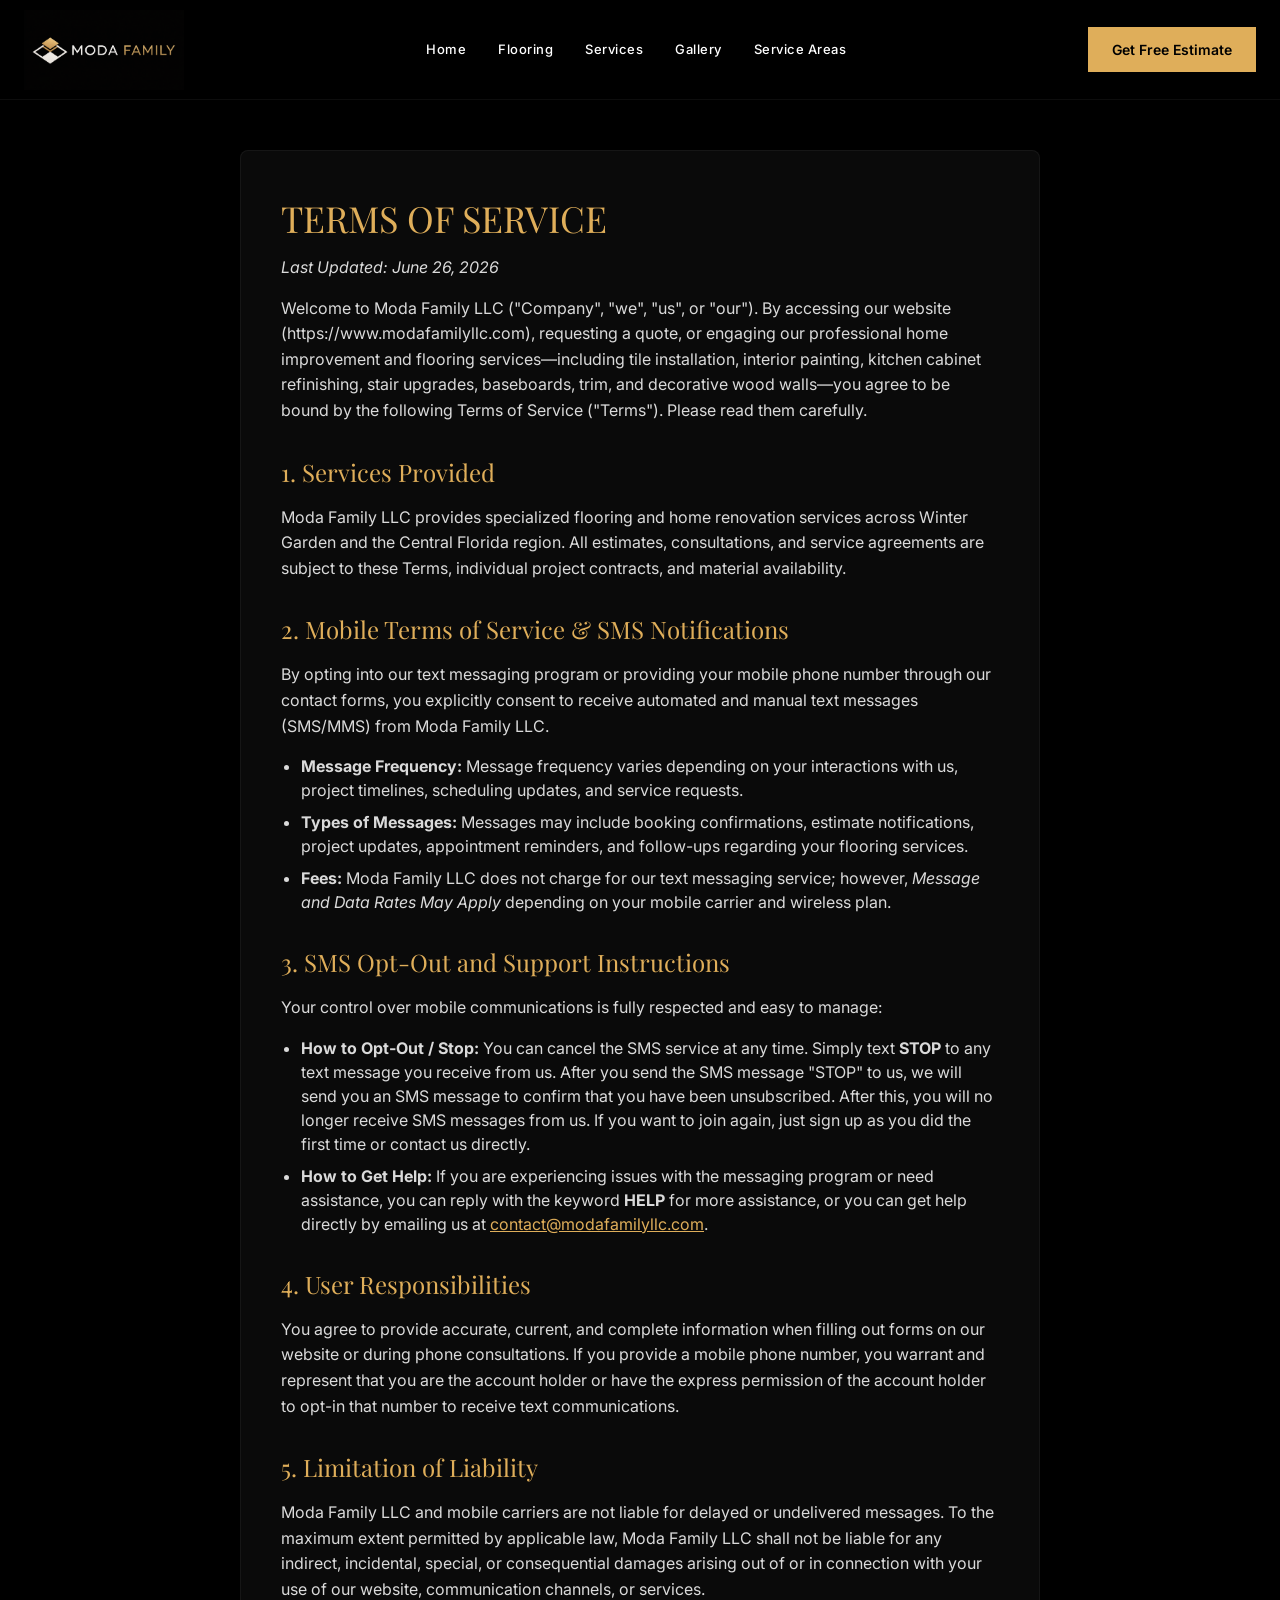
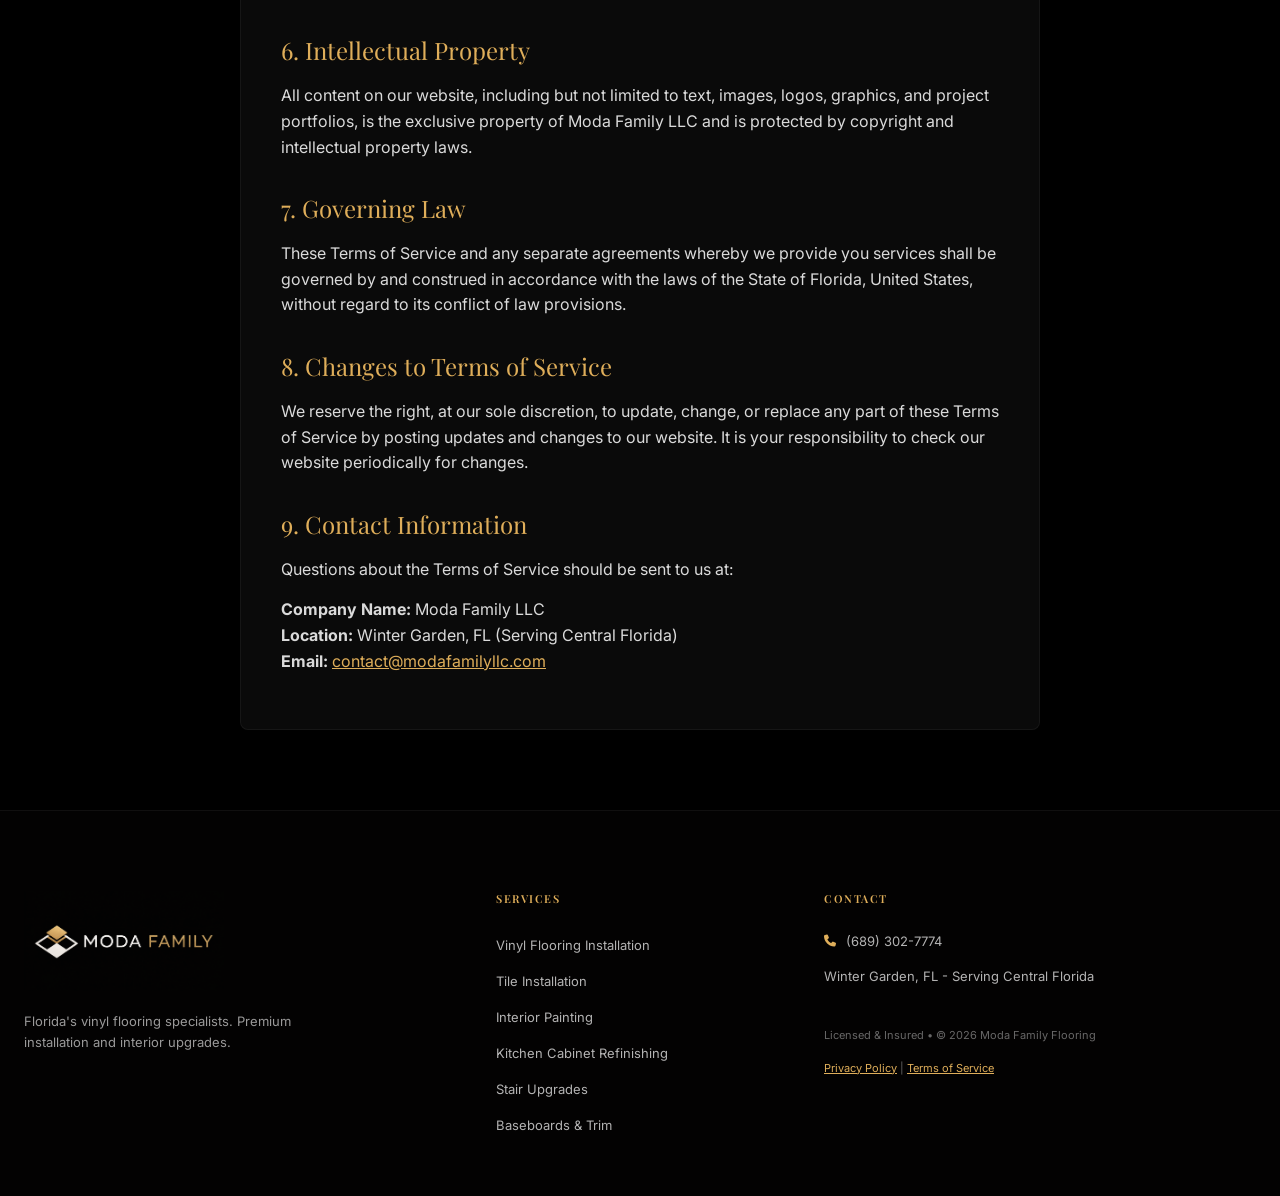
<file: termsofservice.html>
<!DOCTYPE html>
<html lang="en">
<head>
    <meta charset="UTF-8">
    <meta name="viewport" content="width=device-width, initial-scale=1.0">
    <title>Terms of Service - Moda Family</title>
    
    <link rel="preconnect" href="https://fonts.googleapis.com">
    <link rel="preconnect" href="https://fonts.gstatic.com" crossorigin>
    <link href="https://fonts.googleapis.com/css2?family=Inter:wght@300;400;500;600;700&family=Playfair+Display:ital,wght@0,400;0,500;0,600;0,700;1,400;1,500;1,600;1,700&display=swap" rel="stylesheet">
    <link rel="stylesheet" href="https://cdnjs.cloudflare.com/ajax/libs/font-awesome/6.4.0/css/all.min.css">
    
    <link rel="stylesheet" href="style.css">
    <style>
        .privacy-page {
            padding-top: 150px;
            padding-bottom: 80px;
            background-color: var(--dark-bg);
            color: var(--text-light);
            min-height: 80vh;
        }
        .privacy-content {
            max-width: 800px;
            margin: 0 auto;
            background-color: #0a0a0a;
            padding: 40px;
            border-radius: 8px;
            border: 1px solid rgba(255, 255, 255, 0.05);
        }
        .privacy-content h1 {
            font-size: 36px;
            margin-bottom: 10px;
            color: var(--primary-gold);
            font-family: var(--font-heading);
        }
        .privacy-content h2 {
            font-size: 24px;
            margin-top: 30px;
            margin-bottom: 15px;
            color: var(--primary-gold);
            font-family: var(--font-heading);
        }
        .privacy-content h3 {
            font-size: 18px;
            margin-top: 25px;
            margin-bottom: 10px;
        }
        .privacy-content p {
            margin-bottom: 15px;
            line-height: 1.6;
            color: rgba(255, 255, 255, 0.85);
        }
        .privacy-content ul {
            margin-bottom: 20px;
            padding-left: 20px;
            color: rgba(255, 255, 255, 0.85);
        }
        .privacy-content li {
            margin-bottom: 8px;
        }
        .privacy-content a {
            color: var(--primary-gold);
            text-decoration: underline;
        }
    </style>
</head>
<body>
    <header class="navbar">
        <div class="container navbar-container">
            <a href="index.html" class="logo">
                <img src="img/moda-logo.png" alt="Moda Family" style="height: 80px; width: auto;">
            </a>
            
            <nav class="nav-links">
                <a href="index.html#home">Home</a>
                <a href="index.html#flooring">Flooring</a>
                <a href="index.html#services">Services</a>
                <a href="index.html#gallery">Gallery</a>
                <a href="index.html#service-areas">Service Areas</a>
            </nav>
            
            <div class="nav-cta">
                <a href="estimate.html" class="btn btn-primary">Get Free Estimate</a>
            </div>
            
            <button class="mobile-menu-btn" aria-label="Toggle Menu">
                <i class="fa-solid fa-bars"></i>
            </button>
        </div>
        
        <div class="mobile-nav">
            <a href="index.html#home">Home</a>
            <a href="index.html#flooring">Flooring</a>
            <a href="index.html#services">Services</a>
            <a href="index.html#gallery">Gallery</a>
            <a href="index.html#service-areas">Service Areas</a>
            <a href="estimate.html" class="btn btn-primary">Get Free Estimate</a>
        </div>
    </header>

    <main class="privacy-page container">
        <div class="privacy-content">
            <h1>TERMS OF SERVICE</h1>
            <p><em>Last Updated: June 26, 2026</em></p>
            
            <p>Welcome to Moda Family LLC ("Company", "we", "us", or "our"). By accessing our website (https://www.modafamilyllc.com), requesting a quote, or engaging our professional home improvement and flooring services—including tile installation, interior painting, kitchen cabinet refinishing, stair upgrades, baseboards, trim, and decorative wood walls—you agree to be bound by the following Terms of Service ("Terms"). Please read them carefully.</p>

            <h2>1. Services Provided</h2>
            <p>Moda Family LLC provides specialized flooring and home renovation services across Winter Garden and the Central Florida region. All estimates, consultations, and service agreements are subject to these Terms, individual project contracts, and material availability.</p>

            <h2>2. Mobile Terms of Service & SMS Notifications</h2>
            <p>By opting into our text messaging program or providing your mobile phone number through our contact forms, you explicitly consent to receive automated and manual text messages (SMS/MMS) from Moda Family LLC.</p>
            <ul>
                <li><strong>Message Frequency:</strong> Message frequency varies depending on your interactions with us, project timelines, scheduling updates, and service requests.</li>
                <li><strong>Types of Messages:</strong> Messages may include booking confirmations, estimate notifications, project updates, appointment reminders, and follow-ups regarding your flooring services.</li>
                <li><strong>Fees:</strong> Moda Family LLC does not charge for our text messaging service; however, <em>Message and Data Rates May Apply</em> depending on your mobile carrier and wireless plan.</li>
            </ul>

            <h2>3. SMS Opt-Out and Support Instructions</h2>
            <p>Your control over mobile communications is fully respected and easy to manage:</p>
            <ul>
                <li><strong>How to Opt-Out / Stop:</strong> You can cancel the SMS service at any time. Simply text <strong>STOP</strong> to any text message you receive from us. After you send the SMS message "STOP" to us, we will send you an SMS message to confirm that you have been unsubscribed. After this, you will no longer receive SMS messages from us. If you want to join again, just sign up as you did the first time or contact us directly.</li>
                <li><strong>How to Get Help:</strong> If you are experiencing issues with the messaging program or need assistance, you can reply with the keyword <strong>HELP</strong> for more assistance, or you can get help directly by emailing us at <a href="mailto:contact@modafamilyllc.com">contact@modafamilyllc.com</a>.</li>
            </ul>

            <h2>4. User Responsibilities</h2>
            <p>You agree to provide accurate, current, and complete information when filling out forms on our website or during phone consultations. If you provide a mobile phone number, you warrant and represent that you are the account holder or have the express permission of the account holder to opt-in that number to receive text communications.</p>

            <h2>5. Limitation of Liability</h2>
            <p>Moda Family LLC and mobile carriers are not liable for delayed or undelivered messages. To the maximum extent permitted by applicable law, Moda Family LLC shall not be liable for any indirect, incidental, special, or consequential damages arising out of or in connection with your use of our website, communication channels, or services.</p>

            <h2>6. Intellectual Property</h2>
            <p>All content on our website, including but not limited to text, images, logos, graphics, and project portfolios, is the exclusive property of Moda Family LLC and is protected by copyright and intellectual property laws.</p>

            <h2>7. Governing Law</h2>
            <p>These Terms of Service and any separate agreements whereby we provide you services shall be governed by and construed in accordance with the laws of the State of Florida, United States, without regard to its conflict of law provisions.</p>

            <h2>8. Changes to Terms of Service</h2>
            <p>We reserve the right, at our sole discretion, to update, change, or replace any part of these Terms of Service by posting updates and changes to our website. It is your responsibility to check our website periodically for changes.</p>

            <h2>9. Contact Information</h2>
            <p>Questions about the Terms of Service should be sent to us at:</p>
            <p>
                <strong>Company Name:</strong> Moda Family LLC<br>
                <strong>Location:</strong> Winter Garden, FL (Serving Central Florida)<br>
                <strong>Email:</strong> <a href="mailto:contact@modafamilyllc.com">contact@modafamilyllc.com</a>
            </p>
        </div>
    </main>

    <footer class="footer">
        <div class="container footer-container">
            <div class="footer-col">
                <div class="logo footer-logo">
                    <img src="img/moda-logo.png" alt="Moda Family" style="height: 100px; width: auto;">
                </div>
                <p class="footer-desc">
                    Florida's vinyl flooring specialists. Premium installation and interior upgrades.
                </p>
            </div>
            
            <div class="footer-col">
                <h4 class="footer-title">SERVICES</h4>
                <ul class="footer-links">
                    <li><a href="index.html#flooring">Vinyl Flooring Installation</a></li>
                    <li><a href="index.html#services">Tile Installation</a></li>
                    <li><a href="index.html#services">Interior Painting</a></li>
                    <li><a href="index.html#services">Kitchen Cabinet Refinishing</a></li>
                    <li><a href="index.html#services">Stair Upgrades</a></li>
                    <li><a href="index.html#services">Baseboards & Trim</a></li>
                </ul>
            </div>
            
            <div class="footer-col">
                <h4 class="footer-title">CONTACT</h4>
                <ul class="footer-contact">
                    <li>
                        <i class="fa-solid fa-phone"></i> (689) 302-7774
                    </li>
                    <li>
                        Winter Garden, FL - Serving Central Florida
                    </li>
                </ul>
                <p class="footer-copy">
                    Licensed & Insured • © 2026 Moda Family Flooring
                    <br><br>
                    <a href="privacypolicy.html" style="color: var(--primary-gold); text-decoration: underline;">Privacy Policy</a> | 
                    <a href="termsofservice.html" style="color: var(--primary-gold); text-decoration: underline;">Terms of Service</a>
                </p>
            </div>
        </div>
    </footer>

    <script src="script.js"></script>
</body>
</html>
</file>
<file: style.css>
/* Base Styles & Variables */
html {
    scroll-behavior: smooth;
    scroll-padding-top: 100px;
}

:root {
    --primary-gold: #dfae5a;
    --primary-gold-hover: #cf9c47;
    --dark-bg: #000000;
    --text-light: #ffffff;
    --text-gray: #b3b3b3;
    
    --font-heading: 'Playfair Display', serif;
    --font-body: 'Inter', sans-serif;
    
    --container-width: 1280px;
    --container-padding: 24px;
}

* {
    margin: 0;
    padding: 0;
    box-sizing: border-box;
}

body {
    font-family: var(--font-body);
    background-color: var(--dark-bg);
    color: var(--text-light);
    line-height: 1.5;
    overflow-x: hidden;
}

a {
    text-decoration: none;
    color: inherit;
    transition: all 0.3s ease;
}

.container {
    max-width: var(--container-width);
    margin: 0 auto;
    padding: 0 var(--container-padding);
}

/* Typography */
h1, h2, h3, h4, h5, h6 {
    font-family: var(--font-heading);
    font-weight: normal;
}

.italic {
    font-style: italic;
}

.highlight {
    color: var(--primary-gold);
}

/* Buttons */
.btn {
    display: inline-flex;
    align-items: center;
    justify-content: center;
    padding: 12px 24px;
    font-family: var(--font-body);
    font-size: 14px;
    font-weight: 600;
    cursor: pointer;
    transition: all 0.3s ease;
    border: none;
    outline: none;
}

.btn-primary {
    background-color: var(--primary-gold);
    color: #000000;
}

.btn-primary:hover {
    background-color: var(--primary-gold-hover);
}

.btn-large {
    padding: 16px 32px;
    font-size: 15px;
    gap: 12px;
}

/* Navbar */
.navbar {
    background-color: #000000;
    position: fixed;
    top: 0;
    left: 0;
    width: 100%;
    z-index: 100;
    height: 100px;
    border-bottom: 1px solid rgba(255, 255, 255, 0.05);
}

.navbar-container {
    display: flex;
    justify-content: space-between;
    align-items: center;
    height: 100%;
}

.logo {
    display: flex;
    align-items: center;
    gap: 10px;
}

.logo-icon {
    width: 24px;
    height: auto;
}

.logo-text {
    font-size: 16px;
    letter-spacing: 1px;
}

.logo-text strong {
    font-weight: 700;
}

.logo-text .light {
    font-weight: 300;
}

.nav-links {
    display: flex;
    gap: 32px;
}

.nav-links a {
    font-size: 13px;
    font-weight: 500;
    letter-spacing: 0.5px;
    position: relative;
}

.nav-links a:hover {
    color: var(--primary-gold);
}

.mobile-menu-btn {
    display: none;
    background: transparent;
    border: none;
    color: white;
    font-size: 24px;
    cursor: pointer;
}

.mobile-nav {
    display: none;
    flex-direction: column;
    background-color: #0a0a0a;
    position: absolute;
    top: 100px;
    left: 0;
    width: 100%;
    padding: 20px;
    gap: 20px;
    border-top: 1px solid rgba(255, 255, 255, 0.1);
}

.mobile-nav.active {
    display: flex;
}

.mobile-nav a {
    font-size: 16px;
    font-weight: 500;
}

/* Hero Section */
.hero {
    height: 100vh;
    min-height: 700px;
    padding-top: 100px; /* offset for navbar */
    position: relative;
    background-image: url('img/hero-living-room.jpeg');
    background-size: cover;
    background-position: center;
    background-repeat: no-repeat;
    display: flex;
    align-items: center;
}

.hero-overlay {
    position: absolute;
    top: 0;
    left: 0;
    width: 100%;
    height: 100%;
    background: linear-gradient(to right, rgba(0, 0, 0, 0.85) 0%, rgba(0, 0, 0, 0.5) 60%, rgba(0, 0, 0, 0.2) 100%);
    z-index: 1;
}

.hero-container {
    position: relative;
    z-index: 2;
    width: 100%;
}

.hero-content {
    width: fit-content;
    margin: 0 auto;
    animation: fadeIn 1s ease-out;
}

.subtitle {
    display: flex;
    align-items: center;
    gap: 16px;
    margin-bottom: 24px;
}

.subtitle .line {
    width: 40px;
    height: 1px;
    background-color: var(--primary-gold);
}

.subtitle-text {
    color: var(--primary-gold);
    font-size: 11px;
    font-weight: 600;
    letter-spacing: 3px;
    text-transform: uppercase;
}

.title {
    font-size: 72px;
    line-height: 1.1;
    margin-bottom: 24px;
    letter-spacing: -1px;
    font-weight: 400;
    white-space: nowrap;
}

.description {
    font-size: 16px;
    color: rgba(255, 255, 255, 0.85);
    line-height: 1.6;
    margin-bottom: 40px;
}

/* Features Grid */
.features-grid {
    display: grid;
    grid-template-columns: repeat(3, 1fr);
    gap: 20px 10px;
    margin-top: 48px;
}

.feature-item {
    display: flex;
    align-items: center;
    gap: 10px;
    font-size: 13px;
    color: rgba(255, 255, 255, 0.8);
}

.feature-item i {
    color: var(--primary-gold);
    font-size: 16px;
}

/* About Section */
.about-section {
    background-color: #FCFCFA;
    padding: 120px 0;
    color: #111111;
}

.about-container {
    display: flex;
    align-items: center;
    justify-content: space-between;
    gap: 80px;
}

.about-content {
    flex: 1;
    max-width: 550px;
}

.about-content .section-title {
    font-size: 56px;
    line-height: 1.15;
    margin-bottom: 24px;
    letter-spacing: -0.5px;
}

.about-description {
    font-size: 16px;
    color: #444444;
    line-height: 1.7;
    margin-bottom: 40px;
}

.about-image-wrapper {
    flex: 1;
    position: relative;
    display: flex;
    justify-content: flex-end;
}

.about-img {
    width: 100%;
    max-width: 550px;
    aspect-ratio: 1 / 1;
    object-fit: cover;
    display: block;
}

.experience-badge {
    position: absolute;
    bottom: -24px;
    left: 20px; /* Adjusting left position so it overlaps correctly */
    background-color: #000000;
    padding: 24px 32px;
    display: flex;
    flex-direction: column;
    align-items: center;
    justify-content: center;
    box-shadow: 0 10px 30px rgba(0,0,0,0.1);
}

.experience-badge .badge-number {
    font-family: var(--font-heading);
    color: var(--primary-gold);
    font-size: 42px;
    line-height: 1;
    margin-bottom: 8px;
}

.experience-badge .badge-text {
    color: #ffffff;
    font-size: 11px;
    font-weight: 600;
    letter-spacing: 2px;
}

/* Core Specialty Section */
.specialty-section {
    background-color: var(--dark-bg);
    padding: 100px 0;
    color: var(--text-light);
}

.specialty-header {
    margin-bottom: 48px;
}

.specialty-header .section-title {
    font-size: 48px;
    line-height: 1.15;
    margin-bottom: 20px;
    letter-spacing: -0.5px;
    color: #ffffff;
}

.specialty-description {
    font-size: 15px;
    color: rgba(255, 255, 255, 0.7);
    line-height: 1.6;
}

.specialty-content {
    display: flex;
    gap: 30px;
    align-items: stretch;
}

.specialty-image {
    flex: 1;
}

.specialty-image img {
    width: 100%;
    height: 100%;
    min-height: 400px;
    object-fit: cover;
    display: block;
}

.specialty-features-box {
    flex: 1;
    background-color: #0c0c0c;
    padding: 50px 40px;
    display: flex;
    flex-direction: column;
}

.sf-grid {
    display: grid;
    grid-template-columns: repeat(2, 1fr);
    gap: 40px 24px;
    margin-bottom: 40px;
}

.sf-item {
    display: flex;
    flex-direction: column;
    align-items: flex-start;
    gap: 16px;
}

.sf-icon {
    width: 36px;
    height: 36px;
    border: 1px solid rgba(223, 174, 90, 0.4);
    border-radius: 50%;
    display: flex;
    align-items: center;
    justify-content: center;
    color: var(--primary-gold);
    font-size: 14px;
}

.sf-text {
    font-size: 13px;
    font-weight: 500;
    color: #ffffff;
}

.sf-cta-area {
    margin-top: auto;
    border-top: 1px solid rgba(255, 255, 255, 0.08);
    padding-top: 32px;
}

.sf-cta-text {
    font-size: 13px;
    color: rgba(255, 255, 255, 0.5);
    margin-bottom: 16px;
}

/* Complementary Services Section */
.services-section {
    background-color: #FCFCFA;
    padding: 100px 0;
    color: #111111;
}

.services-header {
    margin-bottom: 56px;
}

.services-header .section-title {
    font-size: 48px;
    line-height: 1.15;
    margin-bottom: 20px;
    letter-spacing: -0.5px;
    color: #111111;
}

.text-dark {
    color: #111111 !important;
}

.services-description {
    font-size: 15px;
    color: #444444;
    font-weight: 500;
}

.services-grid {
    display: grid;
    grid-template-columns: repeat(3, 1fr);
    gap: 30px;
}

.service-card {
    background-color: #ffffff;
    display: flex;
    flex-direction: column;
    box-shadow: 0 4px 20px rgba(0, 0, 0, 0.02);
}

.sc-image-wrapper {
    position: relative;
    width: 100%;
    height: 220px;
}

.sc-image {
    width: 100%;
    height: 100%;
    object-fit: cover;
    display: block;
}

.sc-icon {
    position: absolute;
    top: 16px;
    left: 16px;
    width: 32px;
    height: 32px;
    background-color: #000000;
    border-radius: 50%;
    display: flex;
    align-items: center;
    justify-content: center;
    color: var(--primary-gold);
    font-size: 13px;
    z-index: 2;
}

.sc-content {
    padding: 24px;
    display: flex;
    flex-direction: column;
    gap: 12px;
}

.sc-title {
    font-family: var(--font-heading);
    font-size: 20px;
    font-weight: 600;
    color: #111111;
}

.sc-desc {
    font-size: 13px;
    color: #555555;
    line-height: 1.6;
}

.text-center {
    text-align: center;
}

.justify-center {
    justify-content: center;
}

/* Trust Signals Section */
.trust-section {
    background-color: #FCFCFA;
    padding: 100px 0;
    color: #111111;
}

.trust-header {
    margin-bottom: 64px;
}

.trust-header .section-title {
    font-size: 48px;
    line-height: 1.15;
    margin-bottom: 20px;
    letter-spacing: -0.5px;
}

.trust-grid {
    display: grid;
    grid-template-columns: repeat(4, 1fr);
}

.trust-item {
    display: flex;
    flex-direction: column;
    align-items: center;
    justify-content: center;
    padding: 40px 24px;
    text-align: center;
    border-right: 1px solid rgba(0, 0, 0, 0.08);
    border-bottom: 1px solid rgba(0, 0, 0, 0.08);
}

.trust-item:nth-child(4n) {
    border-right: none;
}

.trust-item:nth-last-child(-n+4) {
    border-bottom: none;
}

.trust-icon {
    width: 48px;
    height: 48px;
    background-color: #111111;
    border-radius: 50%;
    display: flex;
    align-items: center;
    justify-content: center;
    color: var(--primary-gold);
    font-size: 18px;
    margin-bottom: 16px;
}

.trust-text {
    font-size: 13px;
    font-weight: 600;
    color: #111111;
}

/* Our Process Section */
.process-section {
    background-color: var(--dark-bg);
    padding: 100px 0;
    color: var(--text-light);
}

.process-header {
    margin-bottom: 64px;
}

.process-header .section-title {
    font-size: 48px;
    line-height: 1.15;
    margin-bottom: 20px;
    letter-spacing: -0.5px;
    color: #ffffff;
}

.process-grid {
    display: grid;
    grid-template-columns: repeat(5, 1fr);
}

.process-item {
    display: flex;
    flex-direction: column;
    padding-right: 32px;
    padding-left: 32px;
    border-right: 1px solid rgba(255, 255, 255, 0.1);
}

.process-item:first-child {
    padding-left: 0;
}

.process-item:last-child {
    padding-right: 0;
    border-right: none;
}

.process-num {
    font-family: var(--font-heading);
    font-size: 32px;
    color: var(--primary-gold);
    margin-bottom: 24px;
}

.process-title {
    font-size: 15px;
    font-weight: 600;
    color: #ffffff;
    margin-bottom: 12px;
    line-height: 1.4;
}

.process-desc {
    font-size: 13px;
    color: rgba(255, 255, 255, 0.6);
    line-height: 1.6;
}

/* Gallery Section */
.gallery-section {
    background-color: #FCFCFA;
    padding: 100px 0;
    color: #111111;
}

.gallery-header {
    margin-bottom: 56px;
}

.gallery-categories {
    font-size: 14px;
    color: rgba(0, 0, 0, 0.6);
    margin-bottom: 48px;
    letter-spacing: 0.5px;
}

.gallery-masonry {
    display: grid;
    grid-template-columns: repeat(3, 1fr);
    grid-auto-rows: 260px;
    gap: 16px;
}

.gallery-img {
    width: 100%;
    height: 100%;
    display: block;
    object-fit: cover;
}

.item-1 { grid-column: 1; grid-row: 1; }
.item-2 { grid-column: 1; grid-row: 2; }
.item-3 { grid-column: 1; grid-row: 3; }
.item-4 { grid-column: 2; grid-row: 1 / span 2; }
.item-5 { grid-column: 2; grid-row: 3; }
.item-6 { grid-column: 3; grid-row: 1 / span 2; }

/* Financing Section */
.financing-section {
    background-color: #F6F4EE;
    padding: 80px 0;
}

.financing-container {
    display: flex;
    justify-content: space-between;
    align-items: center;
}

.financing-content {
    max-width: 600px;
}

.financing-content .subtitle {
    margin-bottom: 12px;
}

.financing-content .section-title {
    font-size: 36px;
    margin-bottom: 16px;
}

.financing-desc {
    font-size: 14px;
    color: #555555;
    line-height: 1.6;
}

/* Service Areas Section */
.areas-section {
    background-color: #FCFCFA;
    padding: 100px 0;
    color: #111111;
}

.areas-container {
    display: flex;
    align-items: center;
    gap: 80px;
}

.areas-content {
    flex: 1;
}

.areas-content .section-title {
    font-size: 48px;
    line-height: 1.15;
    margin-bottom: 40px;
}

.areas-grid {
    display: grid;
    grid-template-columns: 1fr 1fr;
    gap: 0 40px;
}

.area-item {
    display: flex;
    align-items: center;
    gap: 12px;
    padding: 20px 0;
    font-size: 15px;
    font-weight: 500;
}

.area-item.border-top {
    border-top: 1px solid rgba(0, 0, 0, 0.08);
}

.area-icon {
    color: var(--primary-gold);
    font-size: 14px;
}

.areas-footer {
    margin-top: 16px;
    font-size: 13px;
    color: #555555;
}

.areas-map {
    flex: 1;
    background-color: #050505;
    width: 100%;
    aspect-ratio: 4 / 3;
    display: flex;
    align-items: center;
    justify-content: center;
    padding: 40px;
}

.custom-map {
    width: 100%;
    max-width: 400px;
    height: auto;
}

/* Contact Section */
.contact-section {
    background-color: #000000;
    padding: 100px 0;
    color: #ffffff;
}

.contact-container {
    display: flex;
    justify-content: space-between;
    gap: 60px;
}

.contact-info {
    flex: 1;
    max-width: 500px;
}

.contact-info .section-title {
    font-size: 48px;
    line-height: 1.15;
    margin-bottom: 24px;
}

.contact-desc {
    font-size: 15px;
    color: rgba(255, 255, 255, 0.7);
    line-height: 1.6;
    margin-bottom: 40px;
}

.contact-details {
    display: flex;
    flex-direction: column;
    gap: 24px;
}

.contact-item {
    display: flex;
    align-items: center;
    gap: 16px;
    font-size: 15px;
    font-weight: 500;
}

.ci-icon {
    width: 40px;
    height: 40px;
    border: 1px solid rgba(223, 174, 90, 0.3);
    border-radius: 50%;
    display: flex;
    align-items: center;
    justify-content: center;
    color: var(--primary-gold);
    font-size: 14px;
}

.contact-form-wrapper {
    flex: 1;
    max-width: 540px;
    background-color: #080808;
    border: 1px solid rgba(255, 255, 255, 0.06);
    padding: 40px;
}

.contact-form {
    display: flex;
    flex-direction: column;
    gap: 20px;
}

.form-row {
    display: flex;
    gap: 20px;
}

.form-row .form-group {
    flex: 1;
}

.form-group {
    display: flex;
    flex-direction: column;
    gap: 8px;
}

.form-group label {
    font-size: 11px;
    font-weight: 600;
    color: rgba(255, 255, 255, 0.4);
    letter-spacing: 1px;
}

.form-group input,
.form-group select,
.form-group textarea {
    background-color: #0f0f0f;
    border: 1px solid rgba(255, 255, 255, 0.08);
    color: #ffffff;
    padding: 14px 16px;
    font-family: var(--font-body);
    font-size: 14px;
    outline: none;
    transition: border-color 0.3s ease;
}

.form-group input:focus,
.form-group select:focus,
.form-group textarea:focus {
    border-color: var(--primary-gold);
}

.form-group select {
    appearance: none;
    background-image: url("data:image/svg+xml,%3Csvg xmlns='http://www.w3.org/2000/svg' width='12' height='12' fill='%23ffffff' viewBox='0 0 16 16'%3E%3Cpath d='M7.247 11.14 2.451 5.658C1.885 5.013 2.345 4 3.204 4h9.592a1 1 0 0 1 .753 1.659l-4.796 5.48a1 1 0 0 1-1.506 0z'/%3E%3C/svg%3E");
    background-repeat: no-repeat;
    background-position: right 16px center;
    padding-right: 40px;
}

.btn-submit {
    width: 100%;
    margin-top: 10px;
    justify-content: center;
}

.form-footer {
    font-size: 11px;
    color: rgba(255, 255, 255, 0.3);
    text-align: left;
    margin-top: 12px;
}

/* CTA Section */
.cta-section {
    position: relative;
    padding: 120px 0;
    text-align: center;
    background-image: url('https://images.unsplash.com/photo-1600607687920-4e2a09cf159d?ixlib=rb-4.0.3&auto=format&fit=crop&w=1920&q=80');
    background-size: cover;
    background-position: center;
    background-attachment: fixed;
}

.cta-overlay {
    position: absolute;
    top: 0;
    left: 0;
    width: 100%;
    height: 100%;
    background: rgba(10, 8, 5, 0.92);
    z-index: 1;
}

.cta-container {
    position: relative;
    z-index: 2;
    max-width: 800px;
    margin: 0 auto;
}

.cta-container .section-title {
    font-size: 56px;
    line-height: 1.15;
    margin-bottom: 24px;
}

.cta-desc {
    font-size: 16px;
    color: rgba(255, 255, 255, 0.8);
    line-height: 1.6;
    margin-bottom: 40px;
    max-width: 600px;
    margin-left: auto;
    margin-right: auto;
}

/* Footer */
.footer {
    background-color: #030202;
    padding: 80px 0 60px;
    color: #ffffff;
    border-top: 1px solid rgba(255, 255, 255, 0.05);
}

.footer-container {
    display: grid;
    grid-template-columns: 1.5fr 1fr 1.5fr;
    gap: 40px;
}

.footer-logo {
    margin-bottom: 20px;
}

.footer-desc {
    font-size: 13px;
    color: rgba(255, 255, 255, 0.6);
    line-height: 1.6;
    max-width: 300px;
}

.footer-title {
    font-size: 11px;
    color: var(--primary-gold);
    letter-spacing: 1.5px;
    margin-bottom: 24px;
    font-weight: 600;
}

.footer-links {
    list-style: none;
    display: flex;
    flex-direction: column;
    gap: 12px;
}

.footer-links a {
    color: rgba(255, 255, 255, 0.7);
    font-size: 13px;
    text-decoration: none;
    transition: color 0.3s ease;
}

.footer-links a:hover {
    color: var(--primary-gold);
}

.footer-contact {
    list-style: none;
    display: flex;
    flex-direction: column;
    gap: 16px;
    margin-bottom: 40px;
}

.footer-contact li {
    font-size: 13px;
    color: rgba(255, 255, 255, 0.7);
    display: flex;
    align-items: flex-start;
    gap: 10px;
}

.footer-contact i {
    color: var(--primary-gold);
    font-size: 12px;
    margin-top: 3px;
}

.footer-copy {
    font-size: 11px;
    color: rgba(255, 255, 255, 0.4);
}

/* Animations */
@keyframes fadeIn {
    from {
        opacity: 0;
        transform: translateY(20px);
    }
    to {
        opacity: 1;
        transform: translateY(0);
    }
}

/* Responsive Design */
@media (max-width: 1024px) {
    .title {
        font-size: 56px;
    }
    
    .features-grid {
        grid-template-columns: repeat(2, 1fr);
    }
    
    .about-container {
        gap: 40px;
    }
    
    .about-content .section-title {
        font-size: 48px;
    }
    
    .services-grid {
        grid-template-columns: repeat(2, 1fr);
    }
    
    .trust-grid {
        grid-template-columns: repeat(2, 1fr);
    }
    
    .trust-item:nth-child(4n) {
        border-right: 1px solid rgba(0, 0, 0, 0.08);
    }
    .trust-item:nth-child(2n) {
        border-right: none;
    }
    
    .trust-item:nth-last-child(-n+4) {
        border-bottom: 1px solid rgba(0, 0, 0, 0.08);
    }
    .trust-item:nth-last-child(-n+2) {
        border-bottom: none;
    }
    
    .process-grid {
        grid-template-columns: repeat(3, 1fr);
        gap: 40px 0;
    }
    
    .process-item {
        border-right: 1px solid rgba(255, 255, 255, 0.1);
    }
    
    .process-item:nth-child(3n) {
        border-right: none;
        padding-right: 0;
    }
    
    .process-item:nth-child(3n+1) {
        padding-left: 0;
    }
    
    .process-item:last-child {
        border-right: none;
    }
    
    .areas-container {
        flex-direction: column;
        gap: 60px;
    }
    
    .areas-content {
        width: 100%;
    }
    
    .areas-map {
        width: 100%;
    }
    
    .contact-container {
        flex-direction: column;
        gap: 60px;
    }
    
    .contact-form-wrapper {
        max-width: 100%;
    }
    
    .cta-container .section-title {
        font-size: 48px;
    }
    
    .footer-container {
        grid-template-columns: 1fr;
        gap: 60px;
    }
}

@media (max-width: 768px) {
    .nav-links, .nav-cta {
        display: none;
    }
    
    .mobile-menu-btn {
        display: block;
    }
    
    .hero {
        background-position: 70% center;
    }
    
    .hero-overlay {
        background: linear-gradient(to right, rgba(0, 0, 0, 0.9) 0%, rgba(0, 0, 0, 0.7) 100%);
    }
    
    .title {
        font-size: 42px;
    }
    
    .subtitle .line {
        width: 20px;
    }
    
    .subtitle-text {
        font-size: 10px;
        letter-spacing: 2px;
    }
    
    .desktop-br {
        display: none;
    }
    
    .features-grid {
        grid-template-columns: 1fr;
        gap: 16px;
    }
    
    .about-container {
        flex-direction: column;
        gap: 60px;
    }
    
    .about-image-wrapper {
        justify-content: center;
        width: 100%;
    }
    
    .experience-badge {
        left: 0;
        bottom: -20px;
    }
    .specialty-content {
        flex-direction: column;
        gap: 40px;
    }
    
    .specialty-image img {
        min-height: 300px;
    }
    
    .specialty-features-box {
        padding: 32px 24px;
    }
    
    .services-grid {
        grid-template-columns: 1fr;
    }
    
    .services-header .section-title {
        font-size: 36px;
    }
    
    .trust-grid {
        grid-template-columns: 1fr;
    }
    
    .trust-item {
        border-right: none !important;
        border-bottom: 1px solid rgba(0, 0, 0, 0.08) !important;
    }
    
    .trust-item:last-child {
        border-bottom: none !important;
    }
    
    .trust-header .section-title {
        font-size: 36px;
    }
    
    .process-header .section-title {
        font-size: 36px;
    }
    
    .process-grid {
        grid-template-columns: 1fr;
        gap: 32px 0;
    }
    
    .process-item {
        border-right: none !important;
        border-bottom: 1px solid rgba(255, 255, 255, 0.1);
        padding: 0 0 32px 0 !important;
    }
    
    .process-item:last-child {
        border-bottom: none;
        padding-bottom: 0 !important;
    }
    
    .gallery-masonry {
        grid-template-columns: 1fr;
        grid-auto-rows: minmax(200px, 300px);
    }
    
    .gallery-masonry > * {
        grid-column: 1 !important;
        grid-row: auto !important;
    }
    
    .financing-container {
        flex-direction: column;
        align-items: flex-start;
        gap: 32px;
    }
}

@media (max-width: 480px) {
    .title {
        font-size: 36px;
    }
    
    .btn-large {
        width: 100%;
    }
    
    .sf-grid {
        grid-template-columns: 1fr;
    }
    
    .areas-grid {
        grid-template-columns: 1fr;
        gap: 0;
    }
    
    .area-item:nth-child(n+2) {
        border-top: 1px solid rgba(0, 0, 0, 0.08);
    }
    
    .form-row {
        flex-direction: column;
        gap: 20px;
    }
    
    .contact-form-wrapper {
        padding: 24px;
    }
    
    .cta-container .section-title {
        font-size: 40px;
    }
}

/* ==========================================================================
   ADVANCED ANIMATIONS
   ========================================================================== */

/* Standard Reveal (Fade Up) */
.reveal {
    opacity: 0;
    transform: translateY(40px);
    transition: opacity 0.8s cubic-bezier(0.165, 0.84, 0.44, 1), transform 0.8s cubic-bezier(0.165, 0.84, 0.44, 1);
}

.reveal.reveal-visible {
    opacity: 1;
    transform: translateY(0);
}

/* Stagger Delays */
.reveal-delay-1 { transition-delay: 0.1s; }
.reveal-delay-2 { transition-delay: 0.2s; }
.reveal-delay-3 { transition-delay: 0.3s; }
.reveal-delay-4 { transition-delay: 0.4s; }
.reveal-delay-5 { transition-delay: 0.5s; }
.reveal-delay-6 { transition-delay: 0.6s; }

/* Scale Reveal (Images & Maps) */
.reveal-scale {
    opacity: 0;
    transform: scale(0.9);
    transition: opacity 1s cubic-bezier(0.165, 0.84, 0.44, 1), transform 1s cubic-bezier(0.165, 0.84, 0.44, 1);
}

.reveal-scale.reveal-visible {
    opacity: 1;
    transform: scale(1);
}

/* Hover Micro-Interactions */
.service-card {
    transition: transform 0.4s ease, box-shadow 0.4s ease, opacity 0.8s, transform 0.8s;
}
.service-card:hover {
    transform: translateY(-8px) !important;
    box-shadow: 0 20px 40px rgba(0,0,0,0.08);
}

.gallery-img {
    transition: transform 0.6s cubic-bezier(0.165, 0.84, 0.44, 1), opacity 0.8s;
    transform-origin: center;
}
.gallery-img:hover {
    transform: scale(1.02) !important;
    z-index: 2;
    position: relative;
    box-shadow: 0 10px 30px rgba(0,0,0,0.2);
}

/* Specific Hero Animation */
.hero-content {
    animation: fadeUpIn 1s cubic-bezier(0.165, 0.84, 0.44, 1) forwards;
}

@keyframes fadeUpIn {
    0% { opacity: 0; transform: translateY(40px); }
    100% { opacity: 1; transform: translateY(0); }
}
</file>
